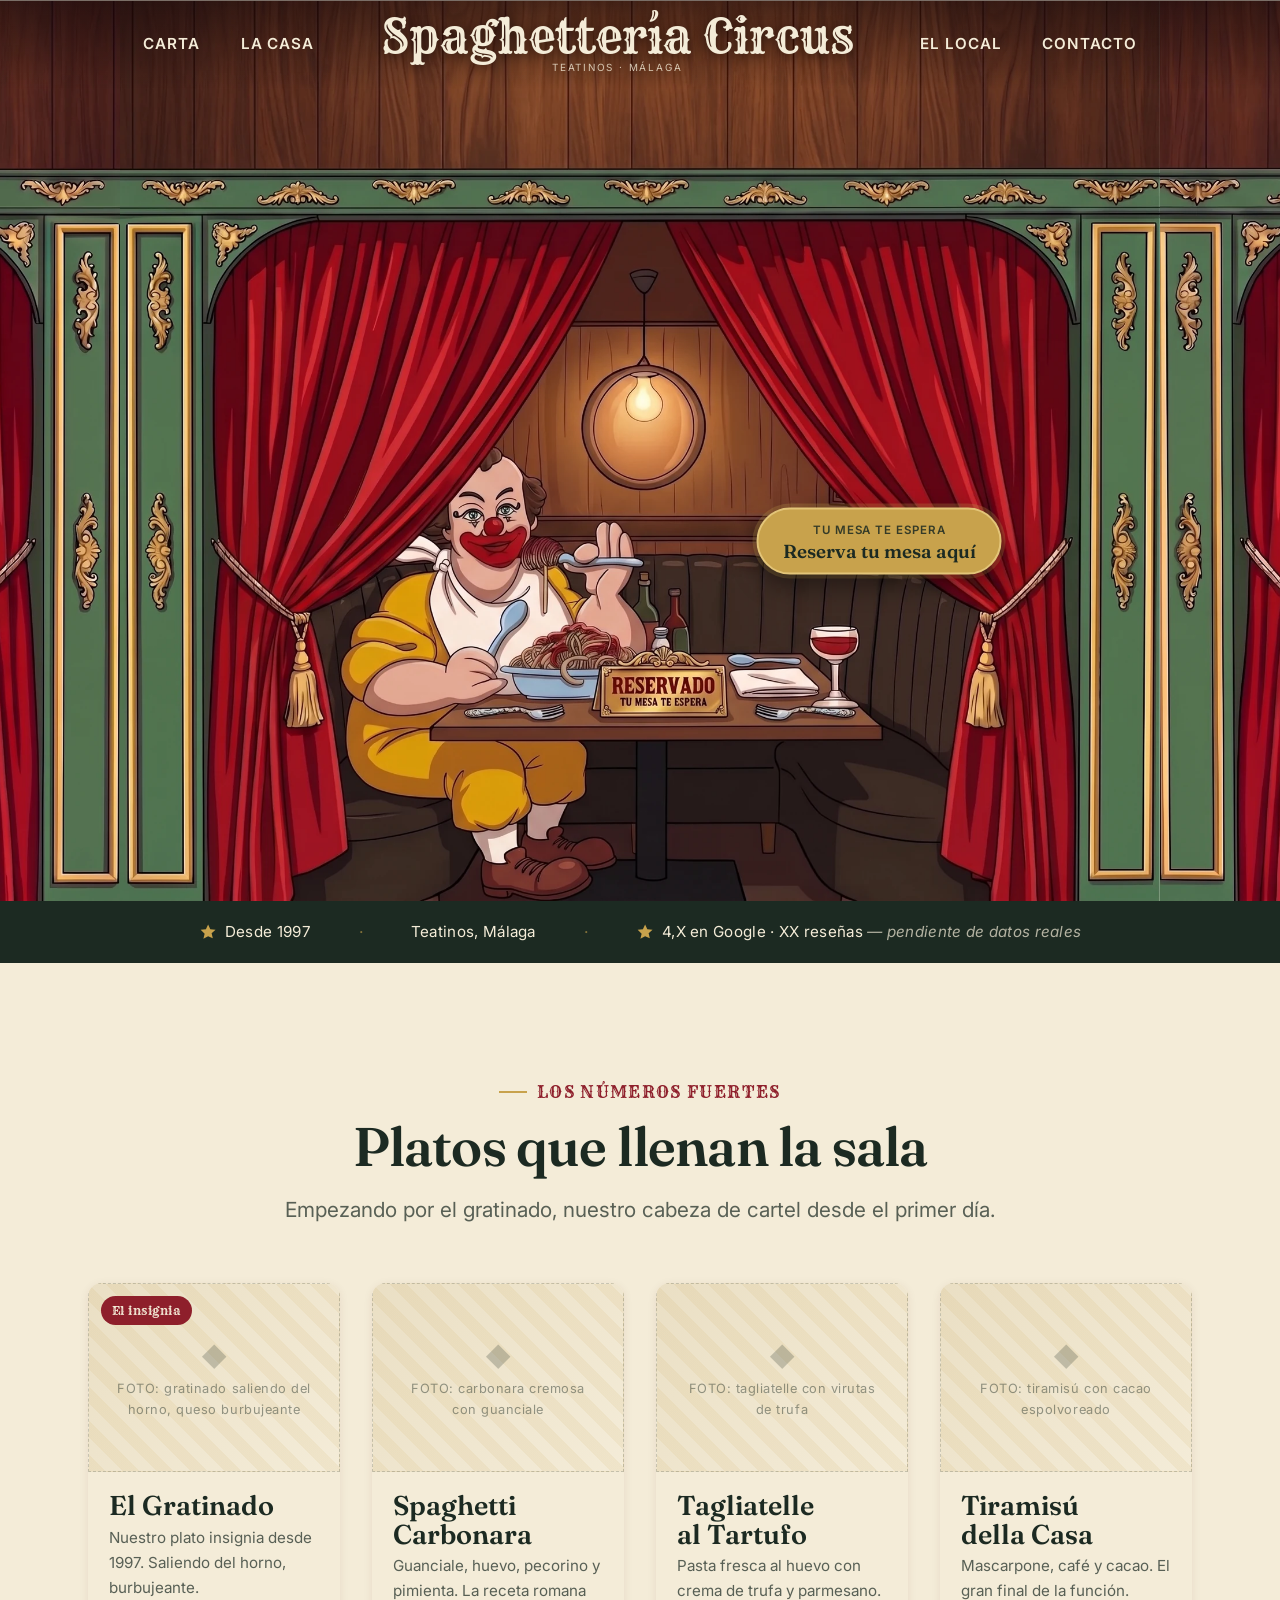
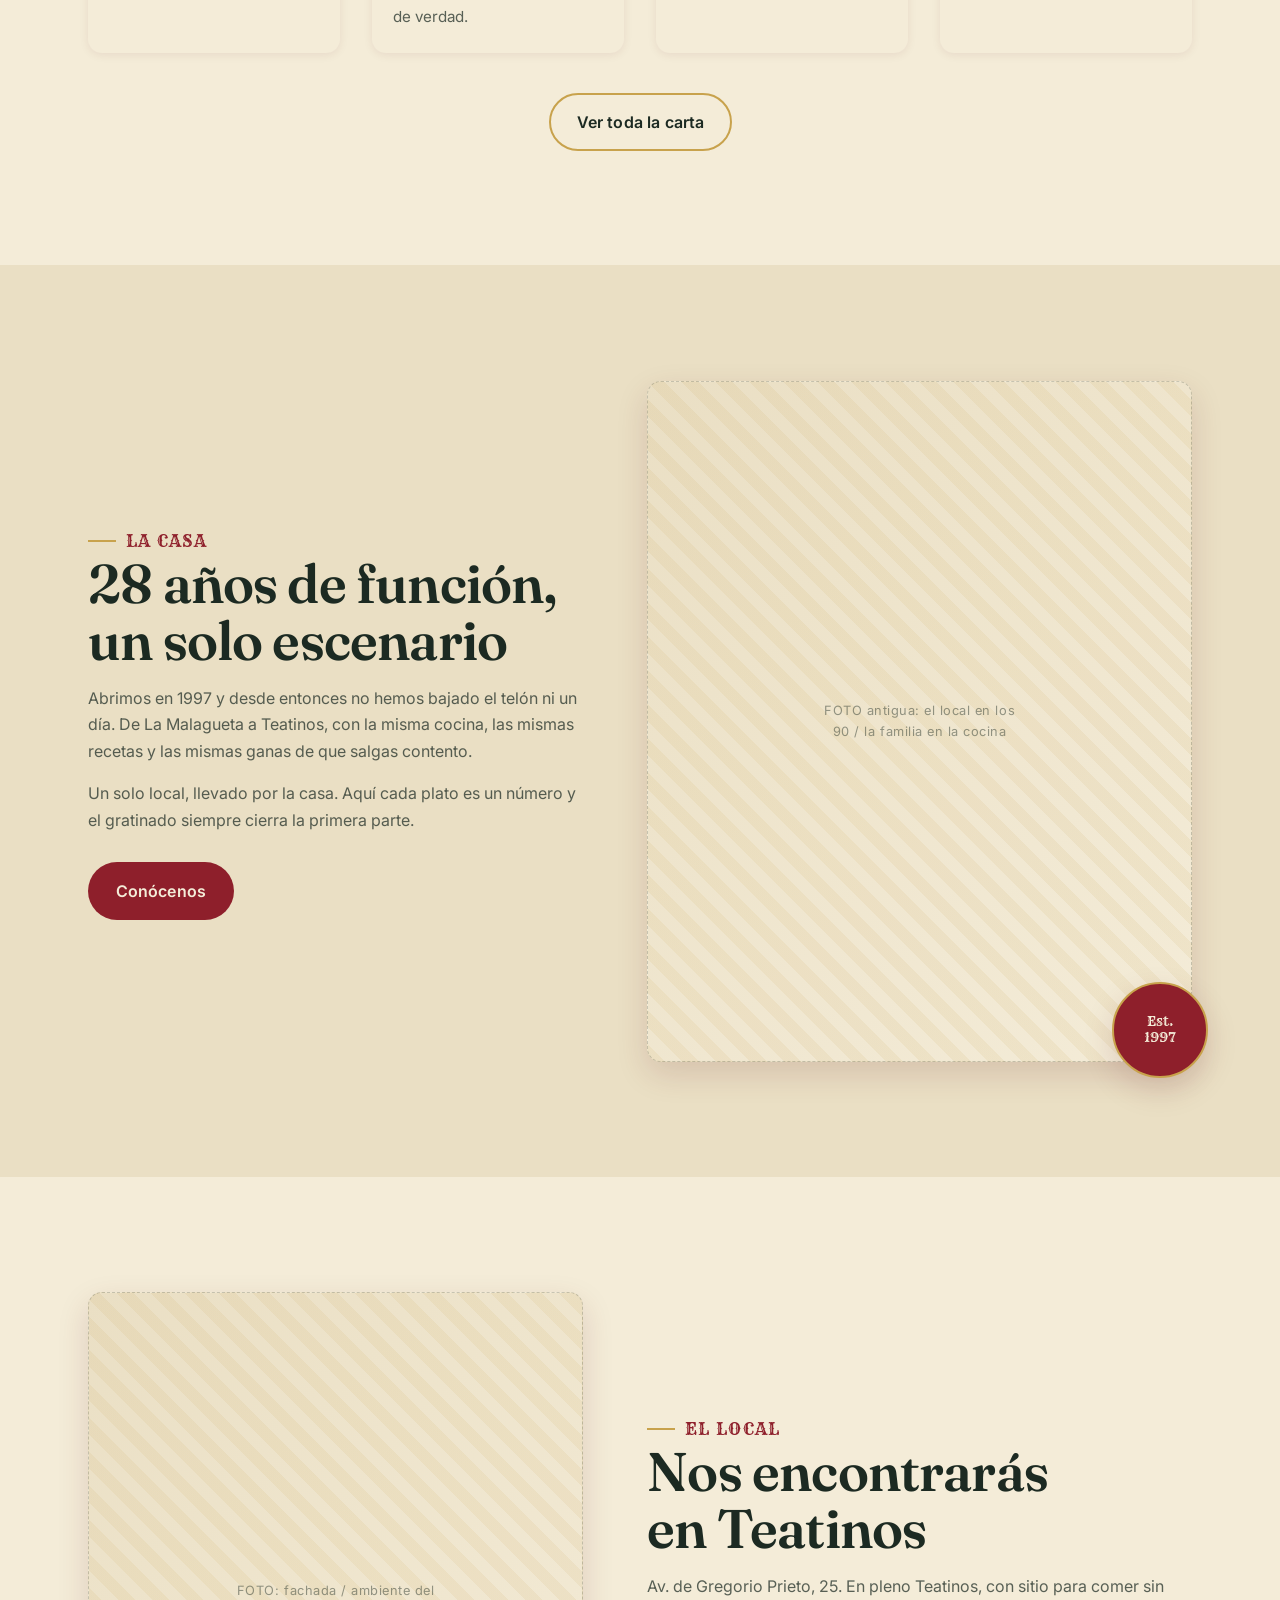
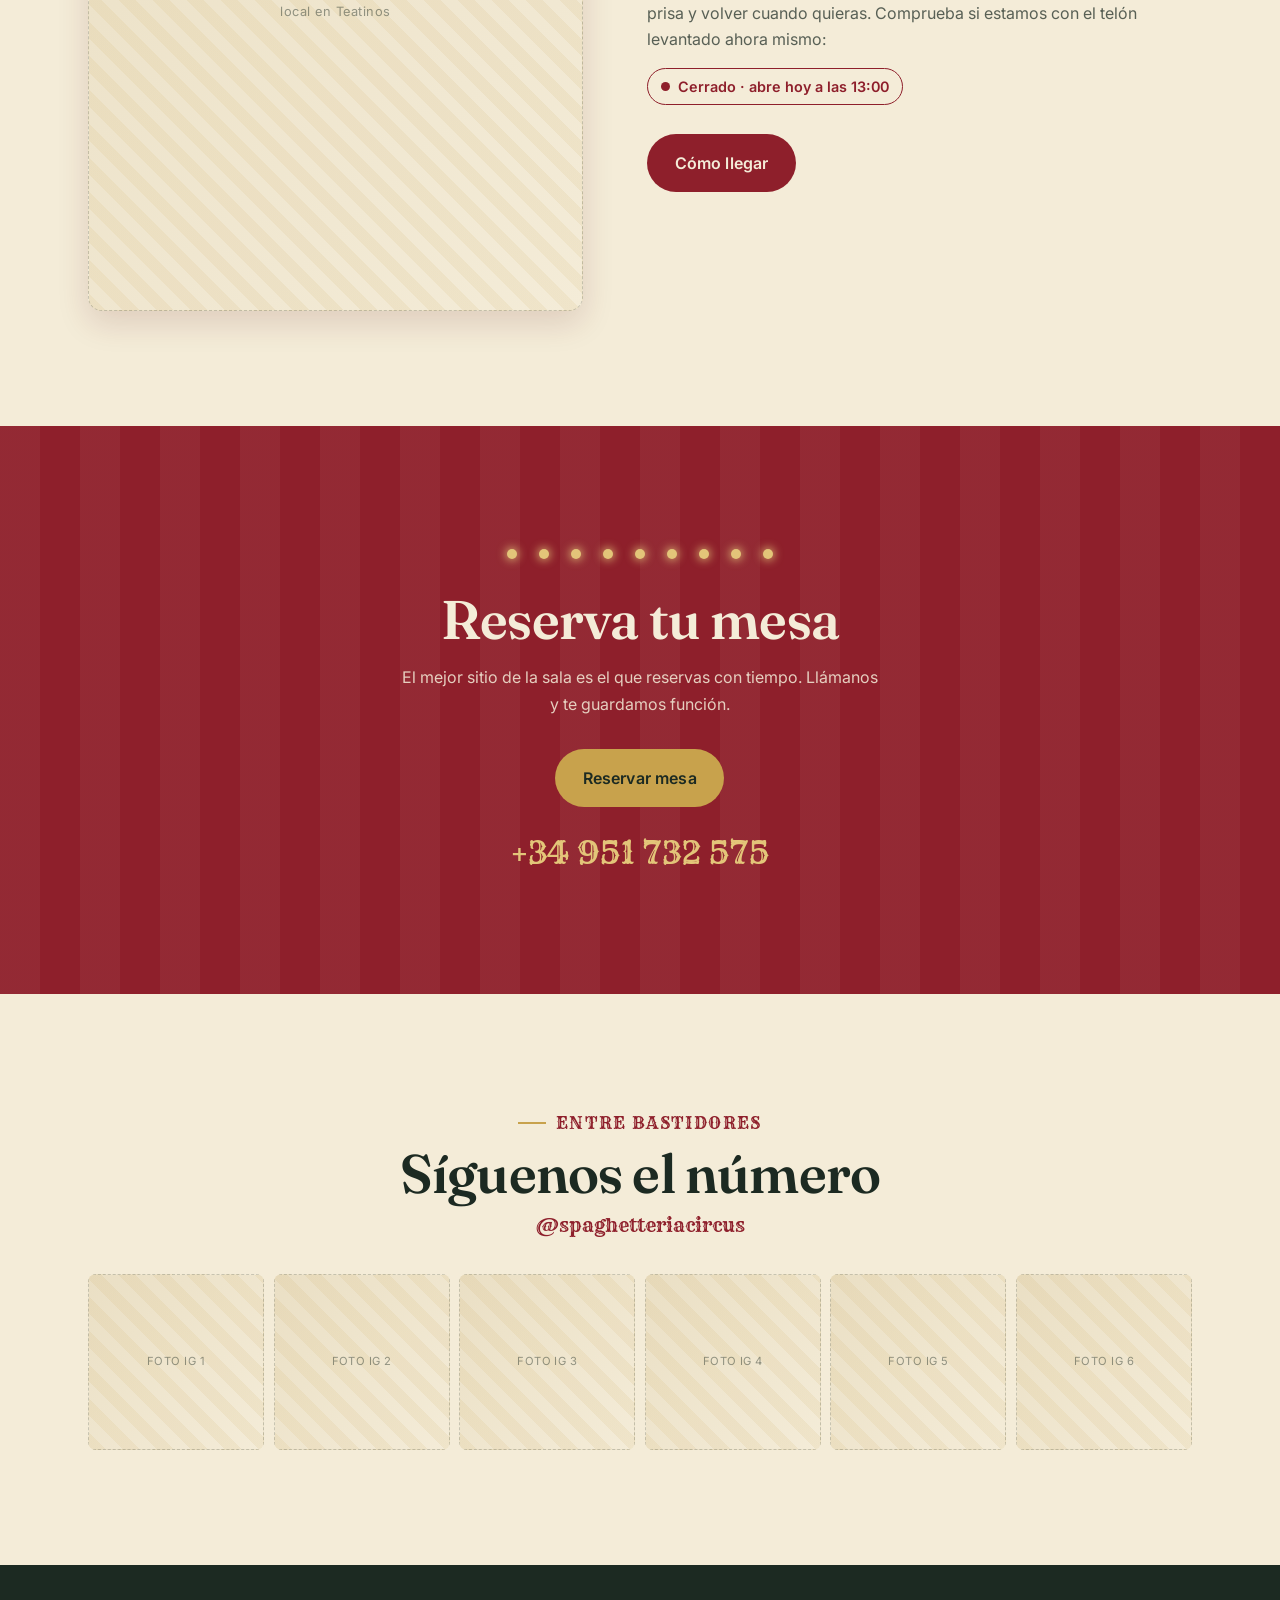
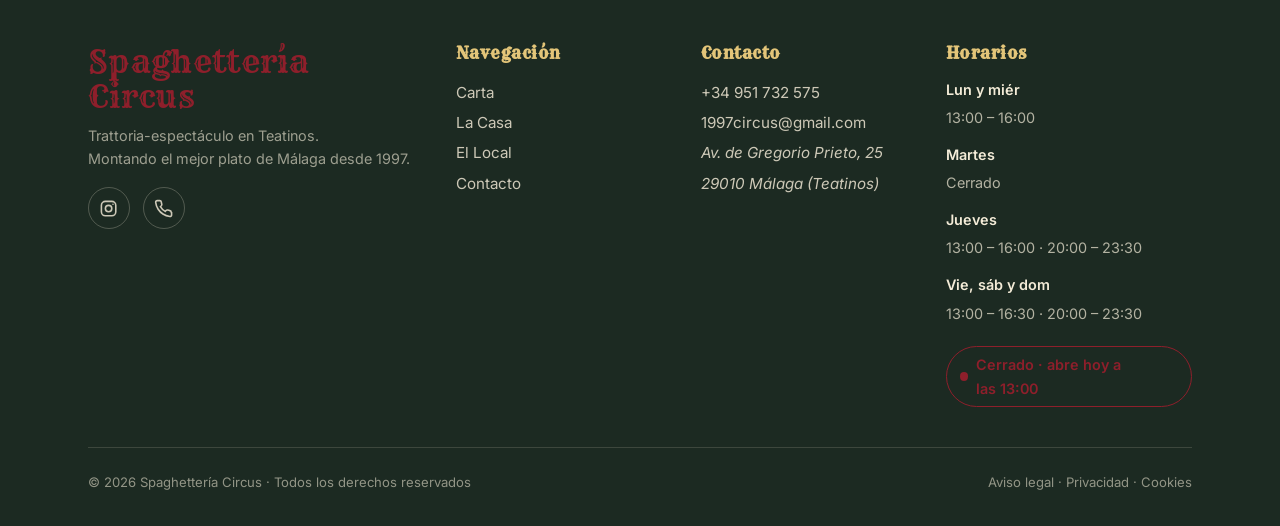
<file: index.html>
<!DOCTYPE html>
<html lang="es">
<head>
  <meta charset="UTF-8">
  <meta name="viewport" content="width=device-width, initial-scale=1.0">
  <title>Spaghettería Circus — Trattoria-espectáculo en Teatinos, Málaga · desde 1997</title>
  <meta name="description" content="El gratinado que Málaga lleva pidiendo desde 1997. Trattoria italiana en Teatinos: pasta fresca, horno y espectáculo en el plato. Reserva tu mesa.">

  <!-- Favicon -->
  <link rel="icon" type="image/svg+xml" href="favicon.svg">

  <!-- Preload de la imagen del hero (primera impresión rápida) -->
  <link rel="preload" as="image" href="assets/img/hero-reserva.webp?v=1" fetchpriority="high">

  <!-- Google Fonts: Rye (display circo) + Fraunces (serif) + Inter (cuerpo) -->
  <link rel="preconnect" href="https://fonts.googleapis.com">
  <link rel="preconnect" href="https://fonts.gstatic.com" crossorigin>
  <link rel="stylesheet" href="https://fonts.googleapis.com/css2?family=Rye&family=Fraunces:ital,opsz,wght@0,9..144,400;0,9..144,600;1,9..144,500&family=Inter:wght@400;500;600;700&display=swap">

  <!-- Estilos (bump ?v= en cada subida a Hostinger) -->
  <link rel="stylesheet" href="styles.css?v=20260916c">
</head>
<body class="home">

  <!-- ===== TELÓN de apertura (solo Home; se desactiva tras 1ª visita) ===== -->
  <div class="telon" data-telon aria-hidden="true">
    <div class="telon-panel izq"></div>
    <div class="telon-logo">
      <span class="brand-word">Spaghettería Circus</span>
      <small>EST. 1997 · TEATINOS, MÁLAGA</small>
    </div>
    <div class="telon-panel der"></div>
  </div>

  <a class="skip-link" href="#main">Saltar al contenido</a>

  <!-- ===== HEADER / NAV (sticky; transparente sobre el hero en la home) =====
       En la home usamos una cabecera «marquesina»: el logo GRANDE y centrado
       sobre la madera, con los enlaces repartidos a los lados (2 y 2).
       En móvil, el logo queda centrado y los enlaces pasan a la hamburguesa. -->
  <header class="site-header site-header--home">
    <div class="wrap">
      <nav class="nav nav--marquesina" data-nav aria-label="Principal">
        <a class="nav-brand" href="index.html">
          Spaghettería Circus
          <small>Teatinos · Málaga</small>
        </a>

        <!-- Los 4 enlaces: en escritorio se reparten a los lados del logo;
             en móvil se agrupan en el desplegable de la hamburguesa. -->
        <div class="nav-menu" id="nav-menu">
          <a href="carta.html">Carta</a>
          <a href="la-casa.html">La Casa</a>
          <a href="el-local.html">El Local</a>
          <a href="contacto.html">Contacto</a>
        </div>

        <button class="nav-toggle" data-nav-toggle aria-label="Abrir menú" aria-expanded="false" aria-controls="nav-menu">
          <svg viewBox="0 0 24 24" fill="none" stroke="currentColor" stroke-width="2" aria-hidden="true">
            <path d="M3 6h18M3 12h18M3 18h18"/>
          </svg>
        </button>
      </nav>
    </div>
  </header>

  <main id="main">

    <!-- ===== 1. HERO (ilustración a pantalla completa + reflejos laterales) ===== -->
    <!-- Portada orientada a RESERVA: el payaso te invita a sentarte y, sobre el
         sitio del reservado (banco de la derecha), un botón flotante para reservar. -->
    <section class="hero">
      <!-- La ilustración central (con el payaso) se ve entera; los laterales se
           rellenan con la MISMA escena pero SIN payaso, para que al ampliar la
           pantalla no aparezca un payaso cortado por los lados. -->
      <div class="hero-strip">
        <img class="hero-copy" src="assets/img/hero-lados.webp?v=1" alt="" aria-hidden="true" loading="eager" decoding="async">
        <!-- Bloque central: la ilustración + el botón flotante anclado a ella
             (así el botón se coloca en proporción a la imagen al escalar). -->
        <div class="hero-center">
          <img class="hero-bg"
               src="assets/img/hero-reserva.webp?v=1"
               alt="Escenario de Spaghettería Circus: un payaso disfrutando un plato de spaghetti y, en el sitio de enfrente, una mesa puesta con el cartel «Reservado, tu mesa te espera»"
               fetchpriority="high" loading="eager" decoding="async"
               width="1800" height="1557">
          <!-- Botón flotante de reserva sobre el banco vacío del reservado.
               // TODO: integrar sistema de reservas — de momento va a contacto/teléfono -->
          <a class="hero-cta" href="contacto.html#reserva">
            <span class="hero-cta-kicker">Tu mesa te espera</span>
            <span class="hero-cta-main">Reserva tu mesa aquí</span>
          </a>
        </div>
        <img class="hero-copy" src="assets/img/hero-lados.webp?v=1" alt="" aria-hidden="true" loading="eager" decoding="async">
      </div>
    </section>

    <!-- ===== 2. BARRA DE CONFIANZA ===== -->
    <div class="confianza">
      <div class="wrap">
        <span class="confianza-item">
          <svg class="ico ico--fill" viewBox="0 0 24 24" aria-hidden="true"><path d="M12 2l2.9 6.3 6.9.6-5.2 4.6 1.6 6.7L12 17.3 5.8 20.8l1.6-6.7L2.2 8.9l6.9-.6z"/></svg>
          Desde 1997
        </span>
        <span class="confianza-sep">·</span>
        <span class="confianza-item">Teatinos, Málaga</span>
        <span class="confianza-sep">·</span>
        <!-- PRUEBA SOCIAL: placeholder, pendiente de datos reales de Google -->
        <span class="confianza-item">
          <svg class="ico ico--fill" viewBox="0 0 24 24" aria-hidden="true"><path d="M12 2l2.9 6.3 6.9.6-5.2 4.6 1.6 6.7L12 17.3 5.8 20.8l1.6-6.7L2.2 8.9l6.9-.6z"/></svg>
          <span>4,X en Google · XX reseñas <em style="opacity:.7">— pendiente de datos reales</em></span>
        </span>
      </div>
    </div>

    <!-- ===== 3. PLATOS ESTRELLA ===== -->
    <section class="section" aria-labelledby="estrella-titulo">
      <div class="wrap">
        <div class="section-head center reveal">
          <span class="kicker">Los números fuertes</span>
          <h2 id="estrella-titulo">Platos que llenan la sala</h2>
          <p class="lead">Empezando por el gratinado, nuestro cabeza de cartel desde el primer día.</p>
        </div>
        <!-- Se rellena desde lib/manifest.js (data.stars). Contenido de respaldo abajo por si falla el JS -->
        <div class="platos-grid" data-stars>
          <noscript>
            <article class="plato-card"><div class="plato-body"><h3>El Gratinado</h3><p>Nuestro plato insignia desde 1997.</p></div></article>
          </noscript>
        </div>
        <div class="center" style="margin-top:2.5rem">
          <a class="btn btn--secundario" href="carta.html">Ver toda la carta</a>
        </div>
      </div>
    </section>

    <!-- ===== 4. LA HISTORIA (Desde 1997) ===== -->
    <section class="section bg-crema-2" aria-labelledby="historia-titulo">
      <div class="wrap">
        <div class="split split--reverse">
          <div class="split-media reveal">
            <!-- FOTO: foto antigua del local en La Malagueta / equipo en los 90 -->
            <div class="ph-img" role="img" aria-label="Foto antigua del restaurante">
              <span>FOTO antigua: el local en los 90 / la familia en la cocina</span>
            </div>
            <div class="sello">Est.<br>1997</div>
          </div>
          <div class="split-body reveal reveal-delay-1">
            <span class="kicker">La Casa</span>
            <h2 id="historia-titulo">28 años de función, un solo escenario</h2>
            <p>Abrimos en 1997 y desde entonces no hemos bajado el telón ni un día. De La Malagueta a Teatinos, con la misma cocina, las mismas recetas y las mismas ganas de que salgas contento.</p>
            <p>Un solo local, llevado por la casa. Aquí cada plato es un número y el gratinado siempre cierra la primera parte.</p>
            <a class="btn btn--primario" href="la-casa.html">Conócenos</a>
          </div>
        </div>
      </div>
    </section>

    <!-- ===== 5. EL LOCAL EN TEATINOS ===== -->
    <section class="section" aria-labelledby="local-titulo">
      <div class="wrap">
        <div class="split">
          <div class="split-media reveal">
            <!-- FOTO: fachada / ambiente del local en Teatinos -->
            <div class="ph-img" role="img" aria-label="Fachada del local en Teatinos">
              <span>FOTO: fachada / ambiente del local en Teatinos</span>
            </div>
          </div>
          <div class="split-body reveal reveal-delay-1">
            <span class="kicker">El Local</span>
            <h2 id="local-titulo">Nos encontrarás en Teatinos</h2>
            <p>Av. de Gregorio Prieto, 25. En pleno Teatinos, con sitio para comer sin prisa y volver cuando quieras. Comprueba si estamos con el telón levantado ahora mismo:</p>
            <p><span class="estado" data-estado><span class="punto"></span><span>Comprobando horario…</span></span></p>
            <a class="btn btn--primario" href="el-local.html">Cómo llegar</a>
          </div>
        </div>
      </div>
    </section>

    <!-- ===== 6. BANDA DE RESERVA ===== -->
    <section class="section banda-reserva" aria-labelledby="reserva-titulo">
      <div class="wrap">
        <!-- Marquesina de luces -->
        <div class="marquesina" aria-hidden="true">
          <span class="bombilla"></span><span class="bombilla"></span><span class="bombilla"></span>
          <span class="bombilla"></span><span class="bombilla"></span><span class="bombilla"></span>
          <span class="bombilla"></span><span class="bombilla"></span><span class="bombilla"></span>
        </div>
        <h2 id="reserva-titulo">Reserva tu mesa</h2>
        <p>El mejor sitio de la sala es el que reservas con tiempo. Llámanos y te guardamos función.</p>
        <!-- // TODO: integrar sistema de reservas — de momento enlaza a contacto/teléfono -->
        <a class="btn btn--primario" href="contacto.html#reserva">Reservar mesa</a>
        <a class="banda-tel" href="tel:+34951732575">+34 951 732 575</a>
      </div>
    </section>

    <!-- ===== 7. INSTAGRAM ===== -->
    <section class="section" aria-labelledby="ig-titulo">
      <div class="wrap">
        <div class="ig-head reveal">
          <span class="kicker">Entre bastidores</span>
          <h2 id="ig-titulo">Síguenos el número</h2>
          <a class="ig-handle" href="https://www.instagram.com/spaghetteriacircus/" target="_blank" rel="noopener">@spaghetteriacircus</a>
        </div>
        <!-- FEED REAL: sustituir estas celdas por el feed de Instagram cuando esté listo -->
        <div class="ig-grid reveal">
          <div class="ig-cell"><div class="ph-img"><span>FOTO IG 1</span></div></div>
          <div class="ig-cell"><div class="ph-img"><span>FOTO IG 2</span></div></div>
          <div class="ig-cell"><div class="ph-img"><span>FOTO IG 3</span></div></div>
          <div class="ig-cell"><div class="ph-img"><span>FOTO IG 4</span></div></div>
          <div class="ig-cell"><div class="ph-img"><span>FOTO IG 5</span></div></div>
          <div class="ig-cell"><div class="ph-img"><span>FOTO IG 6</span></div></div>
        </div>
      </div>
    </section>

  </main>

  <!-- ===== FOOTER (una sola vez) ===== -->
  <footer class="site-footer">
    <div class="wrap">
      <div class="footer-grid">
        <div class="footer-brand">
          <span class="brand-word">Spaghettería Circus</span>
          <p>Trattoria-espectáculo en Teatinos.<br>Montando el mejor plato de Málaga desde 1997.</p>
          <div class="footer-social">
            <a href="https://www.instagram.com/spaghetteriacircus/" target="_blank" rel="noopener" aria-label="Instagram">
              <svg class="ico" viewBox="0 0 24 24" aria-hidden="true"><rect x="3" y="3" width="18" height="18" rx="5"/><circle cx="12" cy="12" r="4"/><circle cx="17.5" cy="6.5" r="1" fill="currentColor" stroke="none"/></svg>
            </a>
            <a href="tel:+34951732575" aria-label="Llamar">
              <svg class="ico" viewBox="0 0 24 24" aria-hidden="true"><path d="M22 16.9v3a2 2 0 0 1-2.2 2 19.8 19.8 0 0 1-8.6-3.1 19.5 19.5 0 0 1-6-6 19.8 19.8 0 0 1-3.1-8.6A2 2 0 0 1 4.1 2h3a2 2 0 0 1 2 1.7c.1.9.3 1.8.6 2.6a2 2 0 0 1-.5 2.1L8 9.5a16 16 0 0 0 6 6l1.1-1.1a2 2 0 0 1 2.1-.5c.8.3 1.7.5 2.6.6a2 2 0 0 1 1.7 2z"/></svg>
            </a>
          </div>
        </div>

        <div class="footer-col">
          <h4>Navegación</h4>
          <ul>
            <li><a href="carta.html">Carta</a></li>
            <li><a href="la-casa.html">La Casa</a></li>
            <li><a href="el-local.html">El Local</a></li>
            <li><a href="contacto.html">Contacto</a></li>
          </ul>
        </div>

        <div class="footer-col">
          <h4>Contacto</h4>
          <ul>
            <li><a href="tel:+34951732575">+34 951 732 575</a></li>
            <li><a href="mailto:1997circus@gmail.com">1997circus@gmail.com</a></li>
            <li><address>Av. de Gregorio Prieto, 25<br>29010 Málaga (Teatinos)</address></li>
          </ul>
        </div>

        <div class="footer-col">
          <h4>Horarios</h4>
          <dl class="footer-horario">
            <dt>Lun y miér</dt><dd>13:00 – 16:00</dd>
            <dt>Martes</dt><dd>Cerrado</dd>
            <dt>Jueves</dt><dd>13:00 – 16:00 · 20:00 – 23:30</dd>
            <dt>Vie, sáb y dom</dt><dd>13:00 – 16:30 · 20:00 – 23:30</dd>
          </dl>
          <p style="margin-top:.8rem"><span class="estado" data-estado><span class="punto"></span><span>Comprobando…</span></span></p>
        </div>
      </div>

      <div class="footer-bottom">
        <span>© <span id="year">2026</span> Spaghettería Circus · Todos los derechos reservados</span>
        <span><a href="#">Aviso legal</a> · <a href="#">Privacidad</a> · <a href="#">Cookies</a></span>
      </div>
    </div>
  </footer>

  <!-- ===== BOTÓN FLOTANTE (móvil): llamar + WhatsApp ===== -->
  <div class="fab" aria-label="Contacto rápido">
    <a class="fab-wa" href="https://wa.me/34951732575" target="_blank" rel="noopener" aria-label="WhatsApp">
      <svg viewBox="0 0 24 24" fill="currentColor" aria-hidden="true"><path d="M20 4a10 10 0 0 0-15.6 12L3 21l5.2-1.4A10 10 0 1 0 20 4zm-8 15.5a7.5 7.5 0 0 1-3.8-1l-.3-.2-2.8.7.7-2.7-.2-.3a7.5 7.5 0 1 1 6.4 3.5zm4.1-5.6c-.2-.1-1.3-.7-1.5-.8s-.4-.1-.5.1-.6.8-.7.9-.3.2-.5 0a6.1 6.1 0 0 1-1.8-1.1 6.7 6.7 0 0 1-1.2-1.5c-.1-.2 0-.4.1-.5l.4-.4.2-.4v-.4l-.7-1.6c-.2-.5-.4-.4-.5-.4h-.5a1 1 0 0 0-.7.3 2.8 2.8 0 0 0-.9 2.1 4.9 4.9 0 0 0 1 2.6 11.2 11.2 0 0 0 4.3 3.8c2 .8 2 .5 2.4.5a2.5 2.5 0 0 0 1.6-1.2 2 2 0 0 0 .1-1.2c0-.1-.2-.2-.4-.3z"/></svg>
    </a>
    <a class="fab-tel" href="tel:+34951732575" aria-label="Llamar">
      <svg viewBox="0 0 24 24" fill="currentColor" aria-hidden="true"><path d="M22 16.9v3a2 2 0 0 1-2.2 2 19.8 19.8 0 0 1-8.6-3.1 19.5 19.5 0 0 1-6-6 19.8 19.8 0 0 1-3.1-8.6A2 2 0 0 1 4.1 2h3a2 2 0 0 1 2 1.7c.1.9.3 1.8.6 2.6a2 2 0 0 1-.5 2.1L8 9.5a16 16 0 0 0 6 6l1.1-1.1a2 2 0 0 1 2.1-.5c.8.3 1.7.5 2.6.6a2 2 0 0 1 1.7 2z"/></svg>
    </a>
  </div>

  <!-- ===== Scripts (orden importa; todos con defer) ===== -->
  <script defer src="lib/gsap.min.js"></script>
  <script defer src="lib/ScrollTrigger.min.js"></script>
  <script defer src="lib/manifest.js"></script>
  <script defer src="main.js?v=20260911z"></script>
  <script>document.getElementById("year").textContent = new Date().getFullYear();</script>
</body>
</html>
</file>
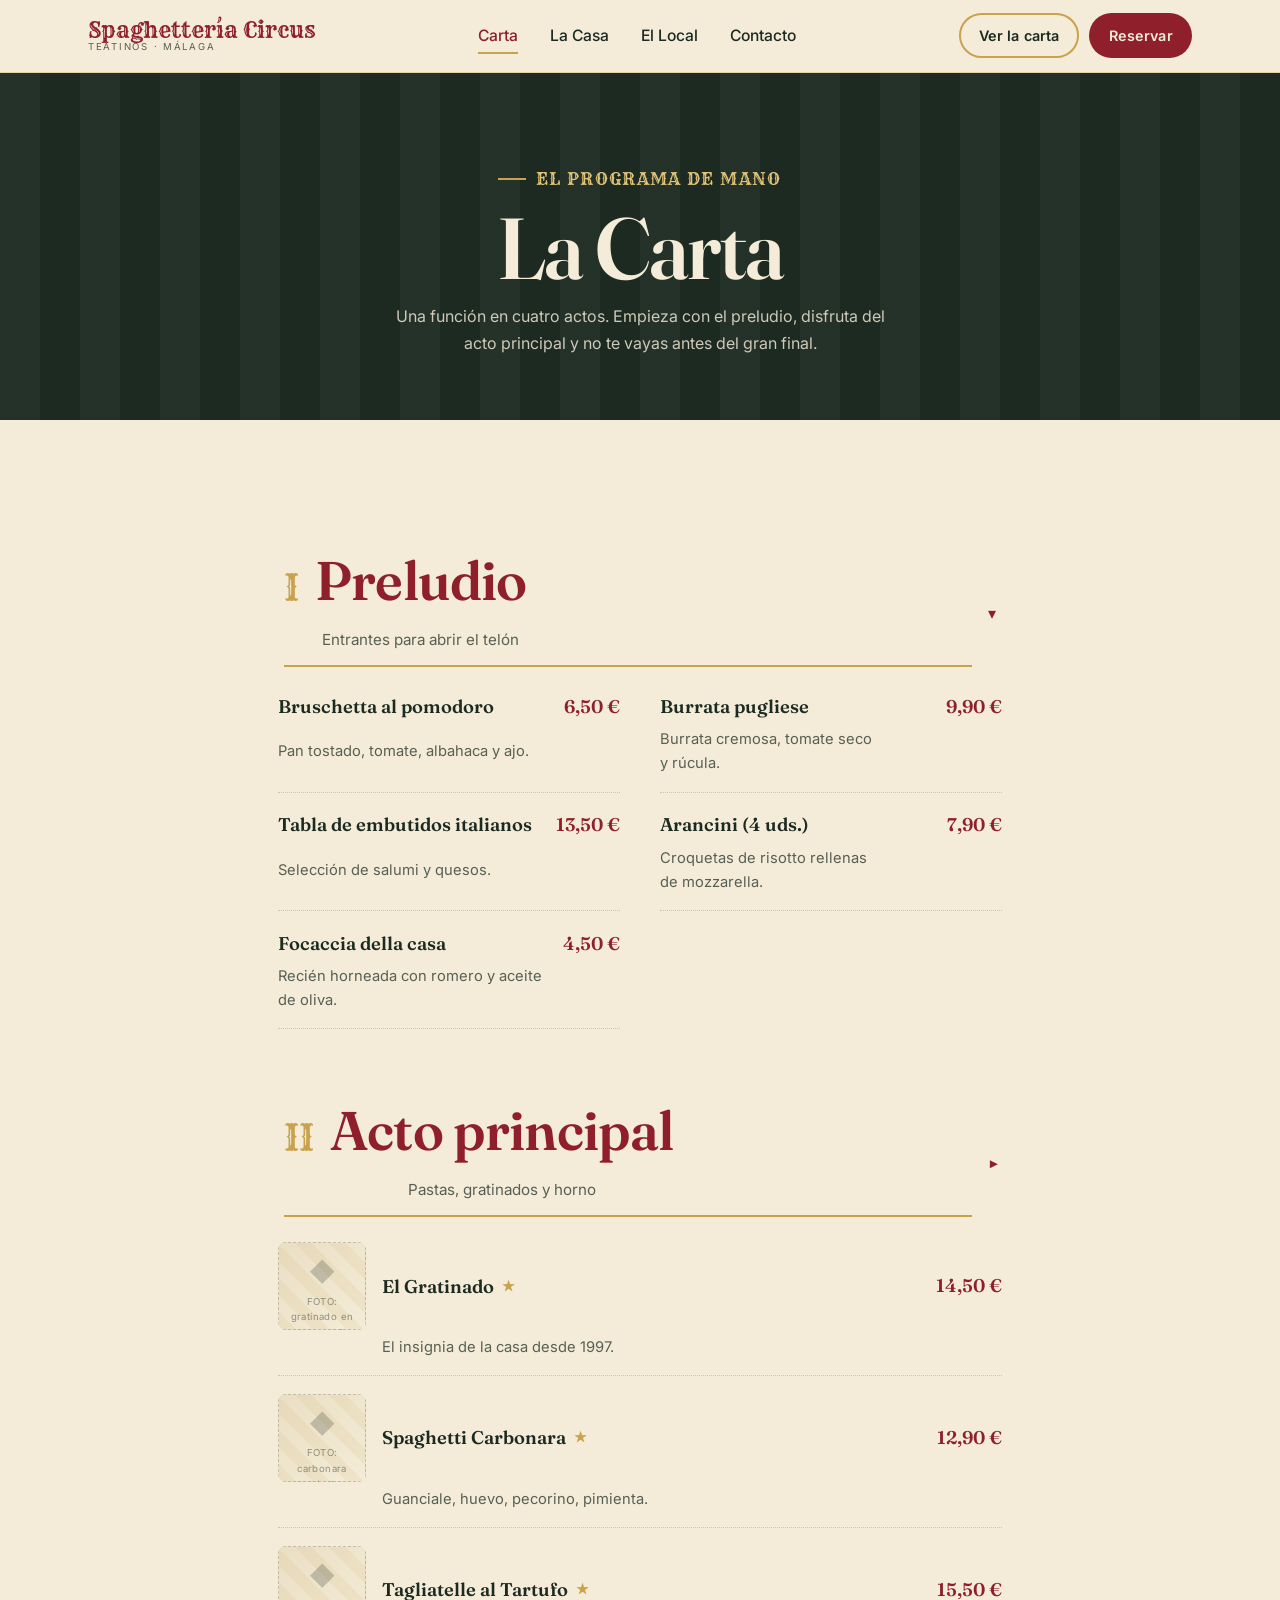
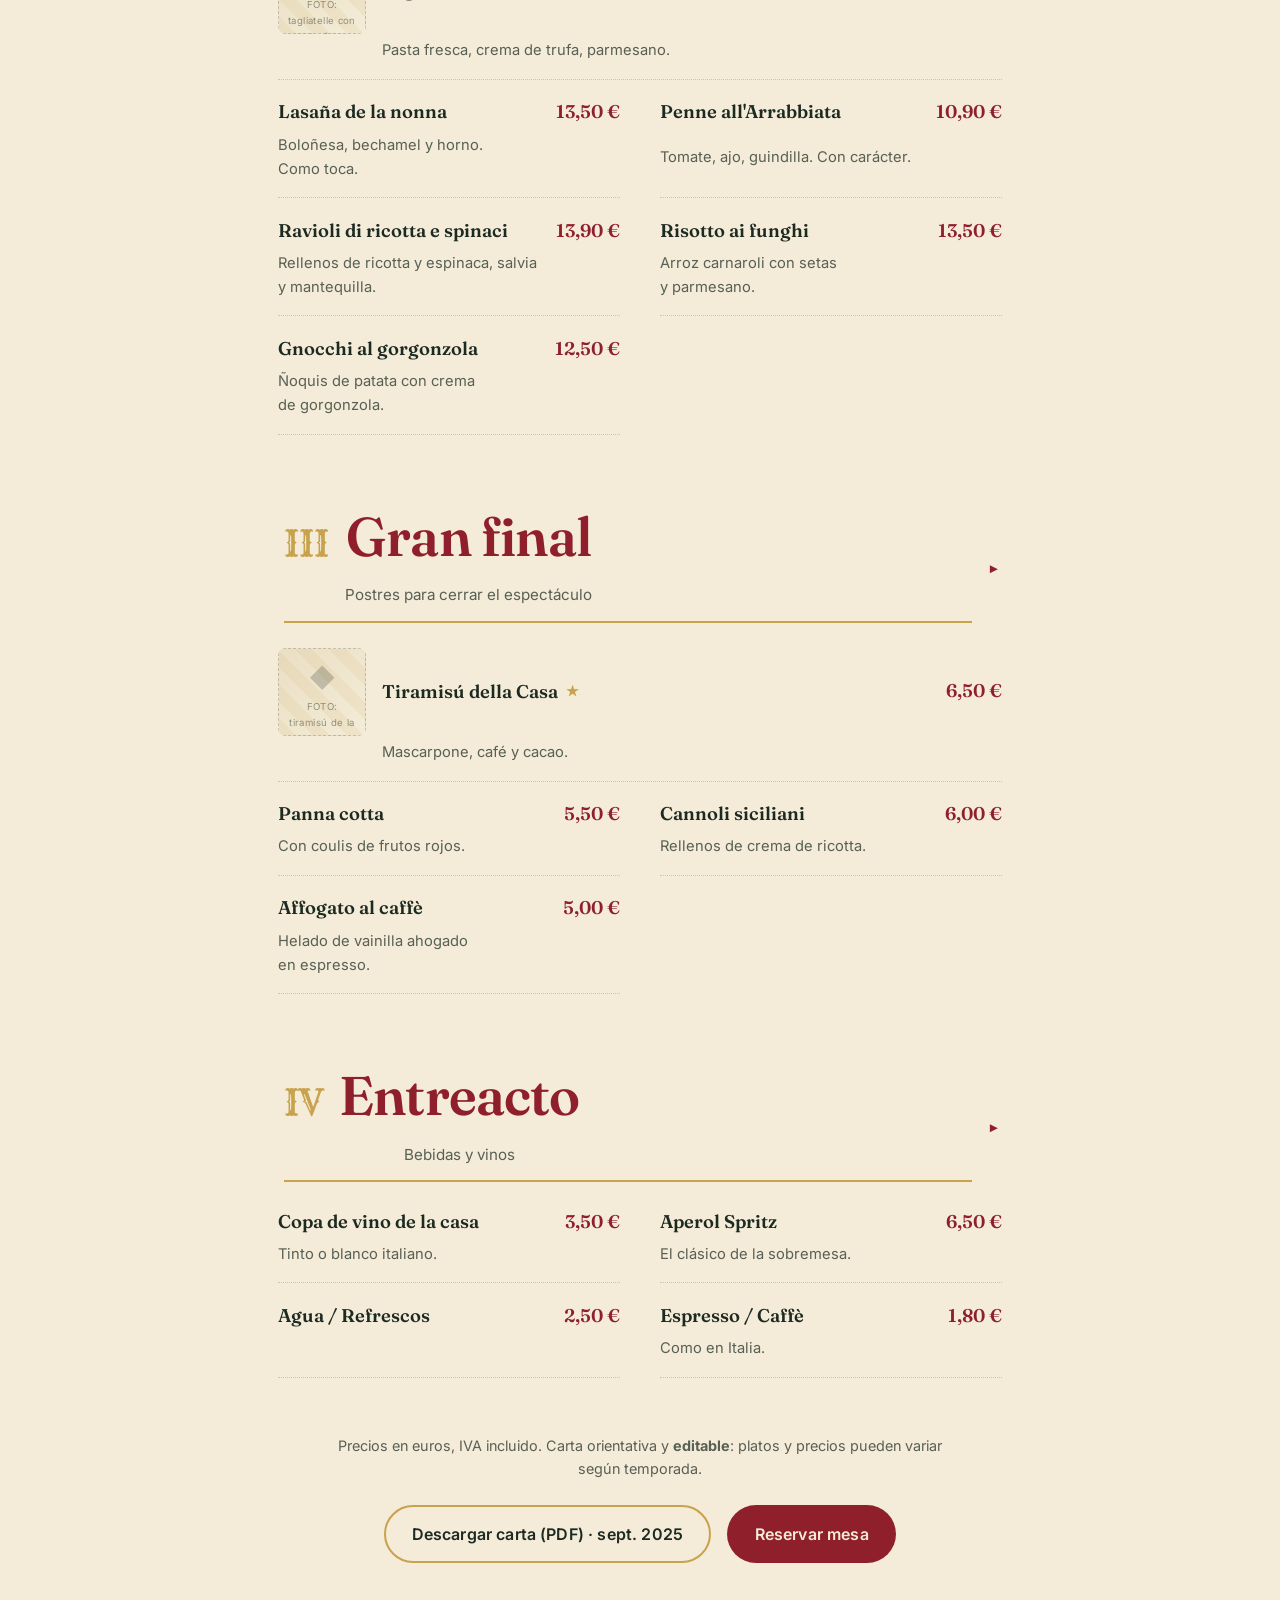
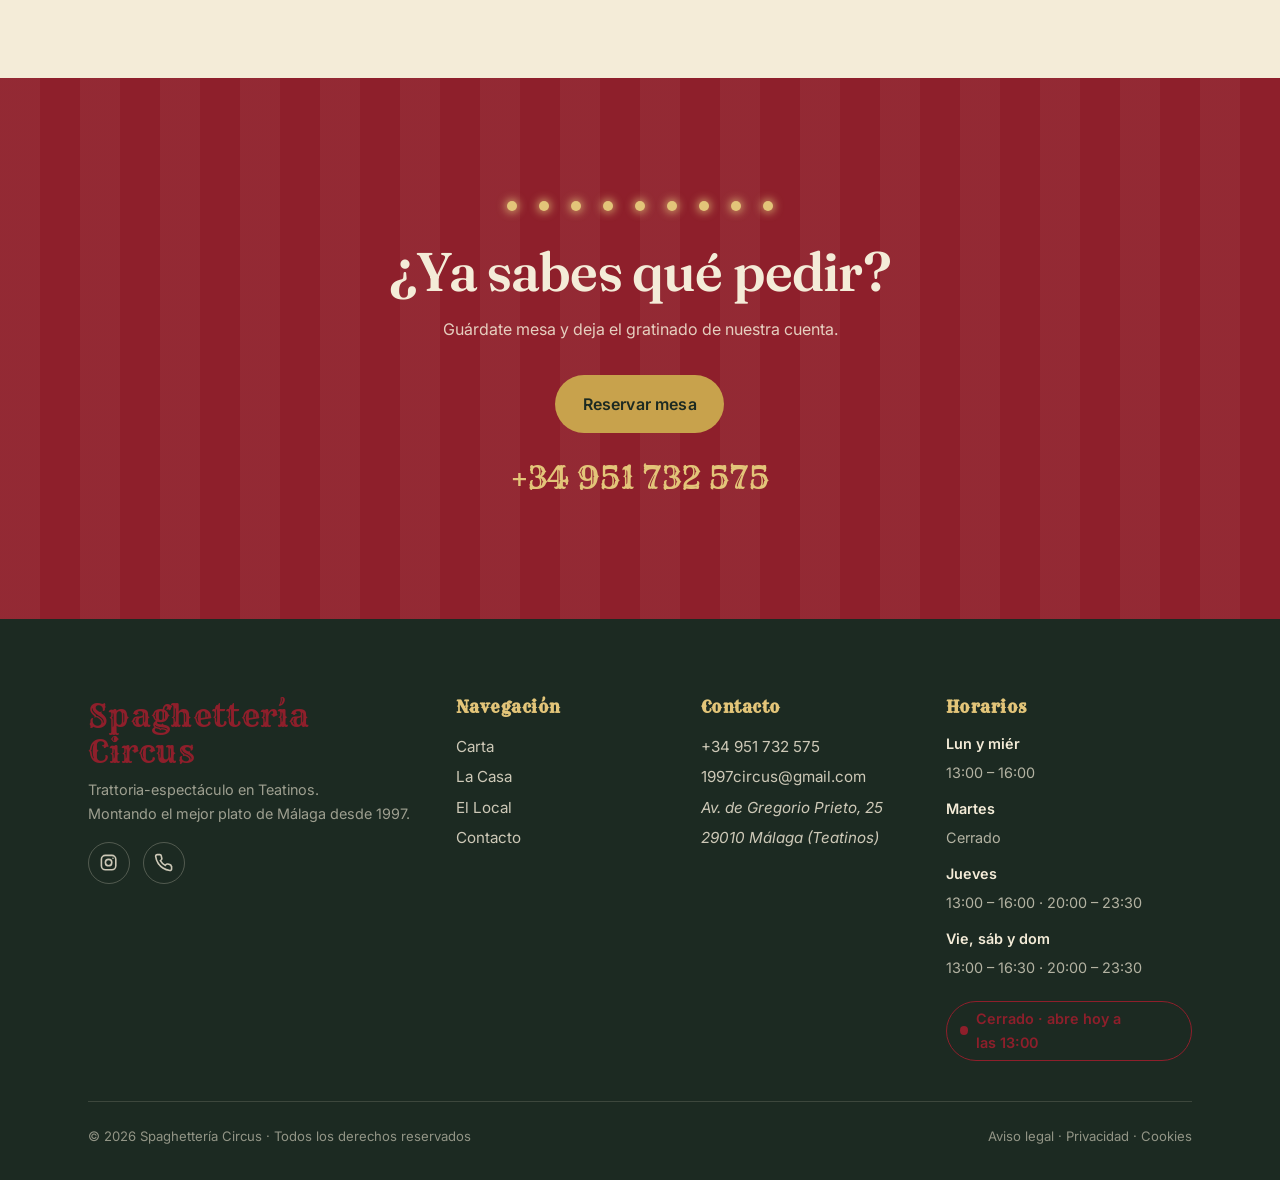
<file: carta.html>
<!DOCTYPE html>
<html lang="es">
<head>
  <meta charset="UTF-8">
  <meta name="viewport" content="width=device-width, initial-scale=1.0">
  <title>La Carta — Spaghettería Circus · Trattoria en Teatinos, Málaga</title>
  <meta name="description" content="La carta de Spaghettería Circus: entrantes, pastas, gratinados y postres. Cocina italiana de verdad en Teatinos, Málaga, desde 1997.">
  <link rel="icon" type="image/svg+xml" href="favicon.svg">
  <link rel="preconnect" href="https://fonts.googleapis.com">
  <link rel="preconnect" href="https://fonts.gstatic.com" crossorigin>
  <link rel="stylesheet" href="https://fonts.googleapis.com/css2?family=Rye&family=Fraunces:ital,opsz,wght@0,9..144,400;0,9..144,600;1,9..144,500&family=Inter:wght@400;500;600;700&display=swap">
  <link rel="stylesheet" href="styles.css?v=20260916c">
</head>
<body>
  <a class="skip-link" href="#main">Saltar al contenido</a>

  <!-- ===== HEADER / NAV ===== -->
  <header class="site-header">
    <div class="wrap">
      <nav class="nav" data-nav aria-label="Principal">
        <a class="nav-brand" href="index.html">Spaghettería Circus<small>Teatinos · Málaga</small></a>
        <div class="nav-links" id="nav-links">
          <a href="carta.html" aria-current="page">Carta</a>
          <a href="la-casa.html">La Casa</a>
          <a href="el-local.html">El Local</a>
          <a href="contacto.html">Contacto</a>
        </div>
        <div class="nav-actions">
          <a class="btn btn--secundario btn--sm" href="carta.html">Ver la carta</a>
          <a class="btn btn--primario btn--sm" href="contacto.html#reserva">Reservar</a>
          <button class="nav-toggle" data-nav-toggle aria-label="Abrir menú" aria-expanded="false" aria-controls="nav-links">
            <svg viewBox="0 0 24 24" fill="none" stroke="currentColor" stroke-width="2" aria-hidden="true"><path d="M3 6h18M3 12h18M3 18h18"/></svg>
          </button>
        </div>
      </nav>
    </div>
  </header>

  <main id="main">
    <!-- ===== ENCABEZADO DE PÁGINA ===== -->
    <section class="page-hero">
      <div class="wrap">
        <span class="kicker">El programa de mano</span>
        <h1>La Carta</h1>
        <p>Una función en cuatro actos. Empieza con el preludio, disfruta del acto principal y no te vayas antes del gran final.</p>
      </div>
    </section>

    <!-- ===== CARTA (actos + acordeón en móvil) ===== -->
    <section class="section">
      <div class="wrap wrap--narrow">
        <!-- Se rellena desde lib/manifest.js (data.menu). Respaldo mínimo por si falla el JS -->
        <div data-menu>
          <noscript>
            <p class="center">Consulta la carta llamando al <a href="tel:+34951732575">+34 951 732 575</a>.</p>
          </noscript>
        </div>

        <p class="carta-note">Precios en euros, IVA incluido. Carta orientativa y <strong>editable</strong>: platos y precios pueden variar según temporada.</p>

        <div class="carta-actions">
          <!-- Botón secundario extra: descargar PDF. Coloca el archivo en assets/docs/carta.pdf -->
          <a class="btn btn--secundario" href="assets/docs/carta.pdf" download>
            Descargar carta (PDF) · sept. 2025
          </a>
          <a class="btn btn--primario" href="contacto.html#reserva">Reservar mesa</a>
        </div>
      </div>
    </section>

    <!-- ===== BANDA DE RESERVA ===== -->
    <section class="section banda-reserva">
      <div class="wrap">
        <div class="marquesina" aria-hidden="true">
          <span class="bombilla"></span><span class="bombilla"></span><span class="bombilla"></span>
          <span class="bombilla"></span><span class="bombilla"></span><span class="bombilla"></span>
          <span class="bombilla"></span><span class="bombilla"></span><span class="bombilla"></span>
        </div>
        <h2>¿Ya sabes qué pedir?</h2>
        <p>Guárdate mesa y deja el gratinado de nuestra cuenta.</p>
        <a class="btn btn--primario" href="contacto.html#reserva">Reservar mesa</a>
        <a class="banda-tel" href="tel:+34951732575">+34 951 732 575</a>
      </div>
    </section>
  </main>

  <!-- ===== FOOTER ===== -->
  <footer class="site-footer">
    <div class="wrap">
      <div class="footer-grid">
        <div class="footer-brand">
          <span class="brand-word">Spaghettería Circus</span>
          <p>Trattoria-espectáculo en Teatinos.<br>Montando el mejor plato de Málaga desde 1997.</p>
          <div class="footer-social">
            <a href="https://www.instagram.com/spaghetteriacircus/" target="_blank" rel="noopener" aria-label="Instagram">
              <svg class="ico" viewBox="0 0 24 24" aria-hidden="true"><rect x="3" y="3" width="18" height="18" rx="5"/><circle cx="12" cy="12" r="4"/><circle cx="17.5" cy="6.5" r="1" fill="currentColor" stroke="none"/></svg>
            </a>
            <a href="tel:+34951732575" aria-label="Llamar">
              <svg class="ico" viewBox="0 0 24 24" aria-hidden="true"><path d="M22 16.9v3a2 2 0 0 1-2.2 2 19.8 19.8 0 0 1-8.6-3.1 19.5 19.5 0 0 1-6-6 19.8 19.8 0 0 1-3.1-8.6A2 2 0 0 1 4.1 2h3a2 2 0 0 1 2 1.7c.1.9.3 1.8.6 2.6a2 2 0 0 1-.5 2.1L8 9.5a16 16 0 0 0 6 6l1.1-1.1a2 2 0 0 1 2.1-.5c.8.3 1.7.5 2.6.6a2 2 0 0 1 1.7 2z"/></svg>
            </a>
          </div>
        </div>
        <div class="footer-col">
          <h4>Navegación</h4>
          <ul>
            <li><a href="carta.html">Carta</a></li>
            <li><a href="la-casa.html">La Casa</a></li>
            <li><a href="el-local.html">El Local</a></li>
            <li><a href="contacto.html">Contacto</a></li>
          </ul>
        </div>
        <div class="footer-col">
          <h4>Contacto</h4>
          <ul>
            <li><a href="tel:+34951732575">+34 951 732 575</a></li>
            <li><a href="mailto:1997circus@gmail.com">1997circus@gmail.com</a></li>
            <li><address>Av. de Gregorio Prieto, 25<br>29010 Málaga (Teatinos)</address></li>
          </ul>
        </div>
        <div class="footer-col">
          <h4>Horarios</h4>
          <dl class="footer-horario">
            <dt>Lun y miér</dt><dd>13:00 – 16:00</dd>
            <dt>Martes</dt><dd>Cerrado</dd>
            <dt>Jueves</dt><dd>13:00 – 16:00 · 20:00 – 23:30</dd>
            <dt>Vie, sáb y dom</dt><dd>13:00 – 16:30 · 20:00 – 23:30</dd>
          </dl>
          <p style="margin-top:.8rem"><span class="estado" data-estado><span class="punto"></span><span>Comprobando…</span></span></p>
        </div>
      </div>
      <div class="footer-bottom">
        <span>© <span id="year">2026</span> Spaghettería Circus · Todos los derechos reservados</span>
        <span><a href="#">Aviso legal</a> · <a href="#">Privacidad</a> · <a href="#">Cookies</a></span>
      </div>
    </div>
  </footer>

  <!-- ===== BOTÓN FLOTANTE (móvil) ===== -->
  <div class="fab" aria-label="Contacto rápido">
    <a class="fab-wa" href="https://wa.me/34951732575" target="_blank" rel="noopener" aria-label="WhatsApp">
      <svg viewBox="0 0 24 24" fill="currentColor" aria-hidden="true"><path d="M20 4a10 10 0 0 0-15.6 12L3 21l5.2-1.4A10 10 0 1 0 20 4zm-8 15.5a7.5 7.5 0 0 1-3.8-1l-.3-.2-2.8.7.7-2.7-.2-.3a7.5 7.5 0 1 1 6.4 3.5zm4.1-5.6c-.2-.1-1.3-.7-1.5-.8s-.4-.1-.5.1-.6.8-.7.9-.3.2-.5 0a6.1 6.1 0 0 1-1.8-1.1 6.7 6.7 0 0 1-1.2-1.5c-.1-.2 0-.4.1-.5l.4-.4.2-.4v-.4l-.7-1.6c-.2-.5-.4-.4-.5-.4h-.5a1 1 0 0 0-.7.3 2.8 2.8 0 0 0-.9 2.1 4.9 4.9 0 0 0 1 2.6 11.2 11.2 0 0 0 4.3 3.8c2 .8 2 .5 2.4.5a2.5 2.5 0 0 0 1.6-1.2 2 2 0 0 0 .1-1.2c0-.1-.2-.2-.4-.3z"/></svg>
    </a>
    <a class="fab-tel" href="tel:+34951732575" aria-label="Llamar">
      <svg viewBox="0 0 24 24" fill="currentColor" aria-hidden="true"><path d="M22 16.9v3a2 2 0 0 1-2.2 2 19.8 19.8 0 0 1-8.6-3.1 19.5 19.5 0 0 1-6-6 19.8 19.8 0 0 1-3.1-8.6A2 2 0 0 1 4.1 2h3a2 2 0 0 1 2 1.7c.1.9.3 1.8.6 2.6a2 2 0 0 1-.5 2.1L8 9.5a16 16 0 0 0 6 6l1.1-1.1a2 2 0 0 1 2.1-.5c.8.3 1.7.5 2.6.6a2 2 0 0 1 1.7 2z"/></svg>
    </a>
  </div>

  <script defer src="lib/gsap.min.js"></script>
  <script defer src="lib/ScrollTrigger.min.js"></script>
  <script defer src="lib/manifest.js"></script>
  <script defer src="main.js?v=20260911z"></script>
  <script>document.getElementById("year").textContent = new Date().getFullYear();</script>
</body>
</html>
</file>
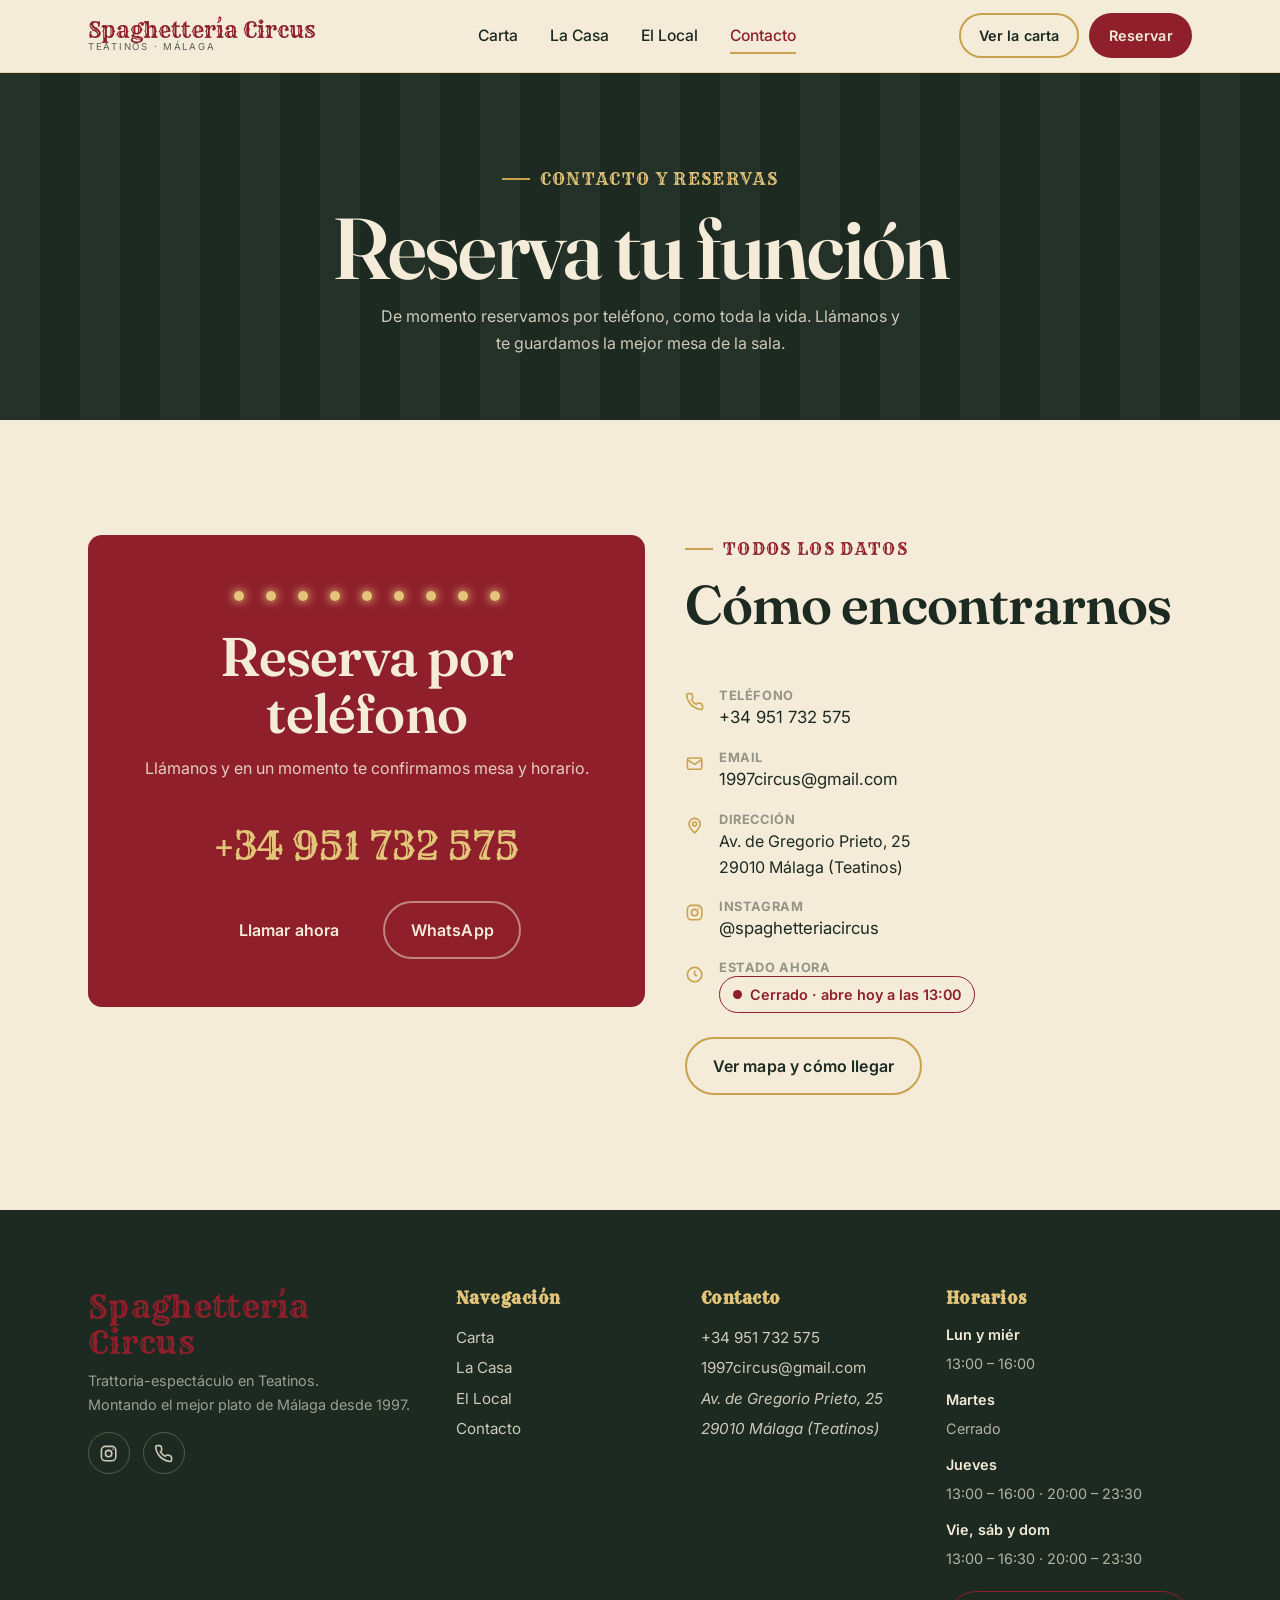
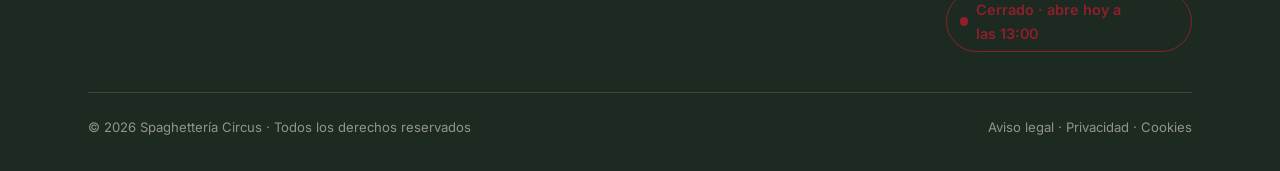
<file: contacto.html>
<!DOCTYPE html>
<html lang="es">
<head>
  <meta charset="UTF-8">
  <meta name="viewport" content="width=device-width, initial-scale=1.0">
  <title>Contacto y Reservas — Spaghettería Circus, Teatinos (Málaga)</title>
  <meta name="description" content="Reserva mesa en Spaghettería Circus: +34 951 732 575. Teléfono, email y dirección en Teatinos, Málaga.">
  <link rel="icon" type="image/svg+xml" href="favicon.svg">
  <link rel="preconnect" href="https://fonts.googleapis.com">
  <link rel="preconnect" href="https://fonts.gstatic.com" crossorigin>
  <link rel="stylesheet" href="https://fonts.googleapis.com/css2?family=Rye&family=Fraunces:ital,opsz,wght@0,9..144,400;0,9..144,600;1,9..144,500&family=Inter:wght@400;500;600;700&display=swap">
  <link rel="stylesheet" href="styles.css?v=20260916c">
</head>
<body>
  <a class="skip-link" href="#main">Saltar al contenido</a>

  <header class="site-header">
    <div class="wrap">
      <nav class="nav" data-nav aria-label="Principal">
        <a class="nav-brand" href="index.html">Spaghettería Circus<small>Teatinos · Málaga</small></a>
        <div class="nav-links" id="nav-links">
          <a href="carta.html">Carta</a>
          <a href="la-casa.html">La Casa</a>
          <a href="el-local.html">El Local</a>
          <a href="contacto.html" aria-current="page">Contacto</a>
        </div>
        <div class="nav-actions">
          <a class="btn btn--secundario btn--sm" href="carta.html">Ver la carta</a>
          <a class="btn btn--primario btn--sm" href="#reserva">Reservar</a>
          <button class="nav-toggle" data-nav-toggle aria-label="Abrir menú" aria-expanded="false" aria-controls="nav-links">
            <svg viewBox="0 0 24 24" fill="none" stroke="currentColor" stroke-width="2" aria-hidden="true"><path d="M3 6h18M3 12h18M3 18h18"/></svg>
          </button>
        </div>
      </nav>
    </div>
  </header>

  <main id="main">
    <section class="page-hero">
      <div class="wrap">
        <span class="kicker">Contacto y reservas</span>
        <h1>Reserva tu función</h1>
        <p>De momento reservamos por teléfono, como toda la vida. Llámanos y te guardamos la mejor mesa de la sala.</p>
      </div>
    </section>

    <section class="section">
      <div class="wrap">
        <div class="contacto-grid">

          <!-- ===== BLOQUE DE RESERVA (destino del botón "Reservar") ===== -->
          <div class="reserva-box reveal" id="reserva">
            <div class="marquesina" aria-hidden="true">
              <span class="bombilla"></span><span class="bombilla"></span><span class="bombilla"></span>
              <span class="bombilla"></span><span class="bombilla"></span><span class="bombilla"></span>
              <span class="bombilla"></span><span class="bombilla"></span><span class="bombilla"></span>
            </div>
            <h2>Reserva por teléfono</h2>
            <p>Llámanos y en un momento te confirmamos mesa y horario.</p>
            <a class="tel-grande" href="tel:+34951732575">+34 951 732 575</a>

            <!-- ================================================================
                 // TODO: integrar sistema de reservas
                 Aquí irá el widget de reservas online (ej. TheFork, Cover Manager,
                 formulario propio, etc.). Deja este bloque preparado:
                 sustituye el botón de abajo por el embed/formulario cuando esté listo.
                 ================================================================ -->
            <div class="btn-row" style="justify-content:center">
              <a class="btn btn--primario" href="tel:+34951732575">Llamar ahora</a>
              <a class="btn btn--fantasma" href="https://wa.me/34951732575" target="_blank" rel="noopener">WhatsApp</a>
            </div>
          </div>

          <!-- ===== DATOS DE CONTACTO ===== -->
          <div class="reveal reveal-delay-1">
            <div class="section-head">
              <span class="kicker">Todos los datos</span>
              <h2>Cómo encontrarnos</h2>
            </div>
            <div class="contacto-datos">
              <div class="dato">
                <svg class="ico" viewBox="0 0 24 24" aria-hidden="true"><path d="M22 16.9v3a2 2 0 0 1-2.2 2 19.8 19.8 0 0 1-8.6-3.1 19.5 19.5 0 0 1-6-6 19.8 19.8 0 0 1-3.1-8.6A2 2 0 0 1 4.1 2h3a2 2 0 0 1 2 1.7c.1.9.3 1.8.6 2.6a2 2 0 0 1-.5 2.1L8 9.5a16 16 0 0 0 6 6l1.1-1.1a2 2 0 0 1 2.1-.5c.8.3 1.7.5 2.6.6a2 2 0 0 1 1.7 2z"/></svg>
                <div><h4>Teléfono</h4><a href="tel:+34951732575">+34 951 732 575</a></div>
              </div>
              <div class="dato">
                <svg class="ico" viewBox="0 0 24 24" aria-hidden="true"><rect x="3" y="5" width="18" height="14" rx="2"/><path d="M3 7l9 6 9-6"/></svg>
                <div><h4>Email</h4><a href="mailto:1997circus@gmail.com">1997circus@gmail.com</a></div>
              </div>
              <div class="dato">
                <svg class="ico" viewBox="0 0 24 24" aria-hidden="true"><path d="M12 21s-7-6.2-7-11a7 7 0 0 1 14 0c0 4.8-7 11-7 11z"/><circle cx="12" cy="10" r="2.5"/></svg>
                <div><h4>Dirección</h4><address style="font-style:normal">Av. de Gregorio Prieto, 25<br>29010 Málaga (Teatinos)</address></div>
              </div>
              <div class="dato">
                <svg class="ico" viewBox="0 0 24 24" aria-hidden="true"><rect x="3" y="3" width="18" height="18" rx="5"/><circle cx="12" cy="12" r="4"/><circle cx="17.5" cy="6.5" r="1" fill="currentColor" stroke="none"/></svg>
                <div><h4>Instagram</h4><a href="https://www.instagram.com/spaghetteriacircus/" target="_blank" rel="noopener">@spaghetteriacircus</a></div>
              </div>
              <div class="dato">
                <svg class="ico" viewBox="0 0 24 24" aria-hidden="true"><circle cx="12" cy="12" r="9"/><path d="M12 7v5l3 2"/></svg>
                <div><h4>Estado ahora</h4><span class="estado" data-estado><span class="punto"></span><span>Comprobando…</span></span></div>
              </div>
            </div>
            <p style="margin-top:1.5rem"><a class="btn btn--secundario" href="el-local.html">Ver mapa y cómo llegar</a></p>
          </div>

        </div>
      </div>
    </section>
  </main>

  <footer class="site-footer">
    <div class="wrap">
      <div class="footer-grid">
        <div class="footer-brand">
          <span class="brand-word">Spaghettería Circus</span>
          <p>Trattoria-espectáculo en Teatinos.<br>Montando el mejor plato de Málaga desde 1997.</p>
          <div class="footer-social">
            <a href="https://www.instagram.com/spaghetteriacircus/" target="_blank" rel="noopener" aria-label="Instagram">
              <svg class="ico" viewBox="0 0 24 24" aria-hidden="true"><rect x="3" y="3" width="18" height="18" rx="5"/><circle cx="12" cy="12" r="4"/><circle cx="17.5" cy="6.5" r="1" fill="currentColor" stroke="none"/></svg>
            </a>
            <a href="tel:+34951732575" aria-label="Llamar">
              <svg class="ico" viewBox="0 0 24 24" aria-hidden="true"><path d="M22 16.9v3a2 2 0 0 1-2.2 2 19.8 19.8 0 0 1-8.6-3.1 19.5 19.5 0 0 1-6-6 19.8 19.8 0 0 1-3.1-8.6A2 2 0 0 1 4.1 2h3a2 2 0 0 1 2 1.7c.1.9.3 1.8.6 2.6a2 2 0 0 1-.5 2.1L8 9.5a16 16 0 0 0 6 6l1.1-1.1a2 2 0 0 1 2.1-.5c.8.3 1.7.5 2.6.6a2 2 0 0 1 1.7 2z"/></svg>
            </a>
          </div>
        </div>
        <div class="footer-col">
          <h4>Navegación</h4>
          <ul>
            <li><a href="carta.html">Carta</a></li>
            <li><a href="la-casa.html">La Casa</a></li>
            <li><a href="el-local.html">El Local</a></li>
            <li><a href="contacto.html">Contacto</a></li>
          </ul>
        </div>
        <div class="footer-col">
          <h4>Contacto</h4>
          <ul>
            <li><a href="tel:+34951732575">+34 951 732 575</a></li>
            <li><a href="mailto:1997circus@gmail.com">1997circus@gmail.com</a></li>
            <li><address>Av. de Gregorio Prieto, 25<br>29010 Málaga (Teatinos)</address></li>
          </ul>
        </div>
        <div class="footer-col">
          <h4>Horarios</h4>
          <dl class="footer-horario">
            <dt>Lun y miér</dt><dd>13:00 – 16:00</dd>
            <dt>Martes</dt><dd>Cerrado</dd>
            <dt>Jueves</dt><dd>13:00 – 16:00 · 20:00 – 23:30</dd>
            <dt>Vie, sáb y dom</dt><dd>13:00 – 16:30 · 20:00 – 23:30</dd>
          </dl>
          <p style="margin-top:.8rem"><span class="estado" data-estado><span class="punto"></span><span>Comprobando…</span></span></p>
        </div>
      </div>
      <div class="footer-bottom">
        <span>© <span id="year">2026</span> Spaghettería Circus · Todos los derechos reservados</span>
        <span><a href="#">Aviso legal</a> · <a href="#">Privacidad</a> · <a href="#">Cookies</a></span>
      </div>
    </div>
  </footer>

  <div class="fab" aria-label="Contacto rápido">
    <a class="fab-wa" href="https://wa.me/34951732575" target="_blank" rel="noopener" aria-label="WhatsApp">
      <svg viewBox="0 0 24 24" fill="currentColor" aria-hidden="true"><path d="M20 4a10 10 0 0 0-15.6 12L3 21l5.2-1.4A10 10 0 1 0 20 4zm-8 15.5a7.5 7.5 0 0 1-3.8-1l-.3-.2-2.8.7.7-2.7-.2-.3a7.5 7.5 0 1 1 6.4 3.5zm4.1-5.6c-.2-.1-1.3-.7-1.5-.8s-.4-.1-.5.1-.6.8-.7.9-.3.2-.5 0a6.1 6.1 0 0 1-1.8-1.1 6.7 6.7 0 0 1-1.2-1.5c-.1-.2 0-.4.1-.5l.4-.4.2-.4v-.4l-.7-1.6c-.2-.5-.4-.4-.5-.4h-.5a1 1 0 0 0-.7.3 2.8 2.8 0 0 0-.9 2.1 4.9 4.9 0 0 0 1 2.6 11.2 11.2 0 0 0 4.3 3.8c2 .8 2 .5 2.4.5a2.5 2.5 0 0 0 1.6-1.2 2 2 0 0 0 .1-1.2c0-.1-.2-.2-.4-.3z"/></svg>
    </a>
    <a class="fab-tel" href="tel:+34951732575" aria-label="Llamar">
      <svg viewBox="0 0 24 24" fill="currentColor" aria-hidden="true"><path d="M22 16.9v3a2 2 0 0 1-2.2 2 19.8 19.8 0 0 1-8.6-3.1 19.5 19.5 0 0 1-6-6 19.8 19.8 0 0 1-3.1-8.6A2 2 0 0 1 4.1 2h3a2 2 0 0 1 2 1.7c.1.9.3 1.8.6 2.6a2 2 0 0 1-.5 2.1L8 9.5a16 16 0 0 0 6 6l1.1-1.1a2 2 0 0 1 2.1-.5c.8.3 1.7.5 2.6.6a2 2 0 0 1 1.7 2z"/></svg>
    </a>
  </div>

  <script defer src="lib/gsap.min.js"></script>
  <script defer src="lib/ScrollTrigger.min.js"></script>
  <script defer src="lib/manifest.js"></script>
  <script defer src="main.js?v=20260911z"></script>
  <script>document.getElementById("year").textContent = new Date().getFullYear();</script>
</body>
</html>
</file>
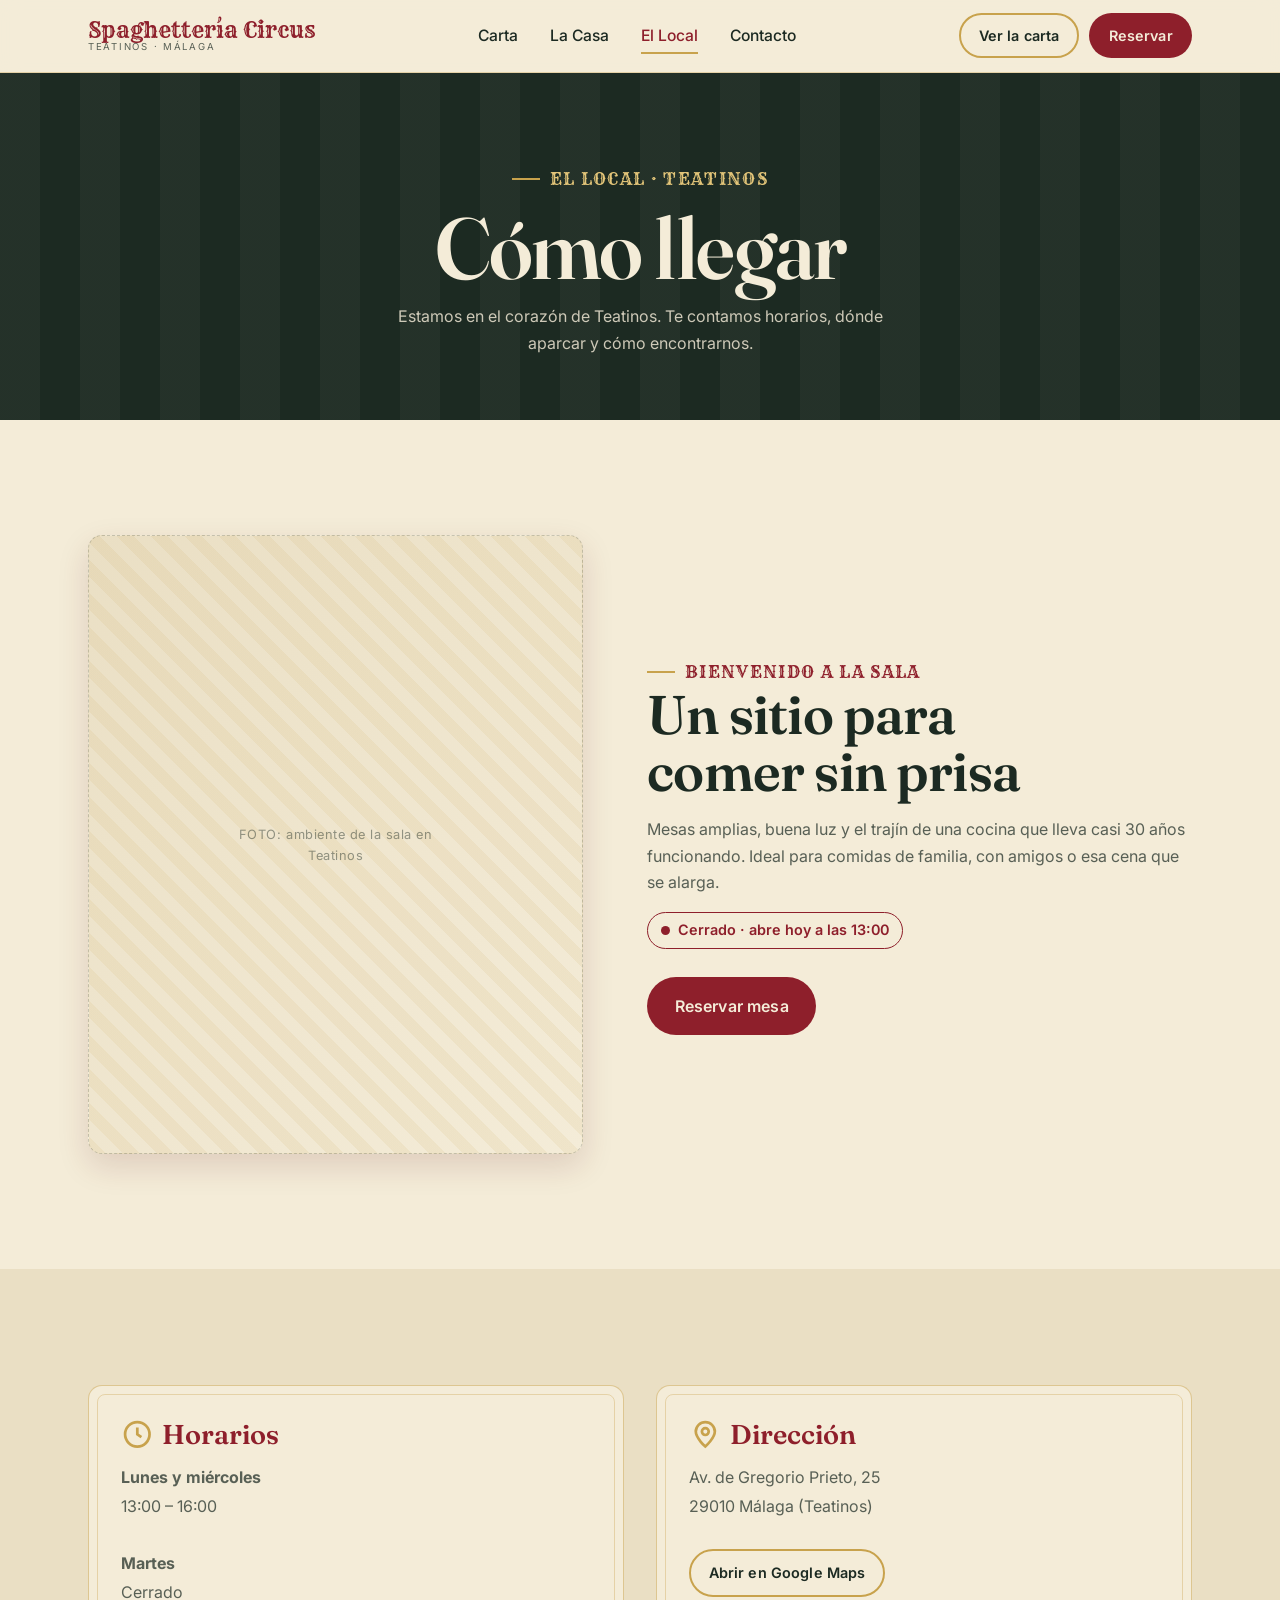
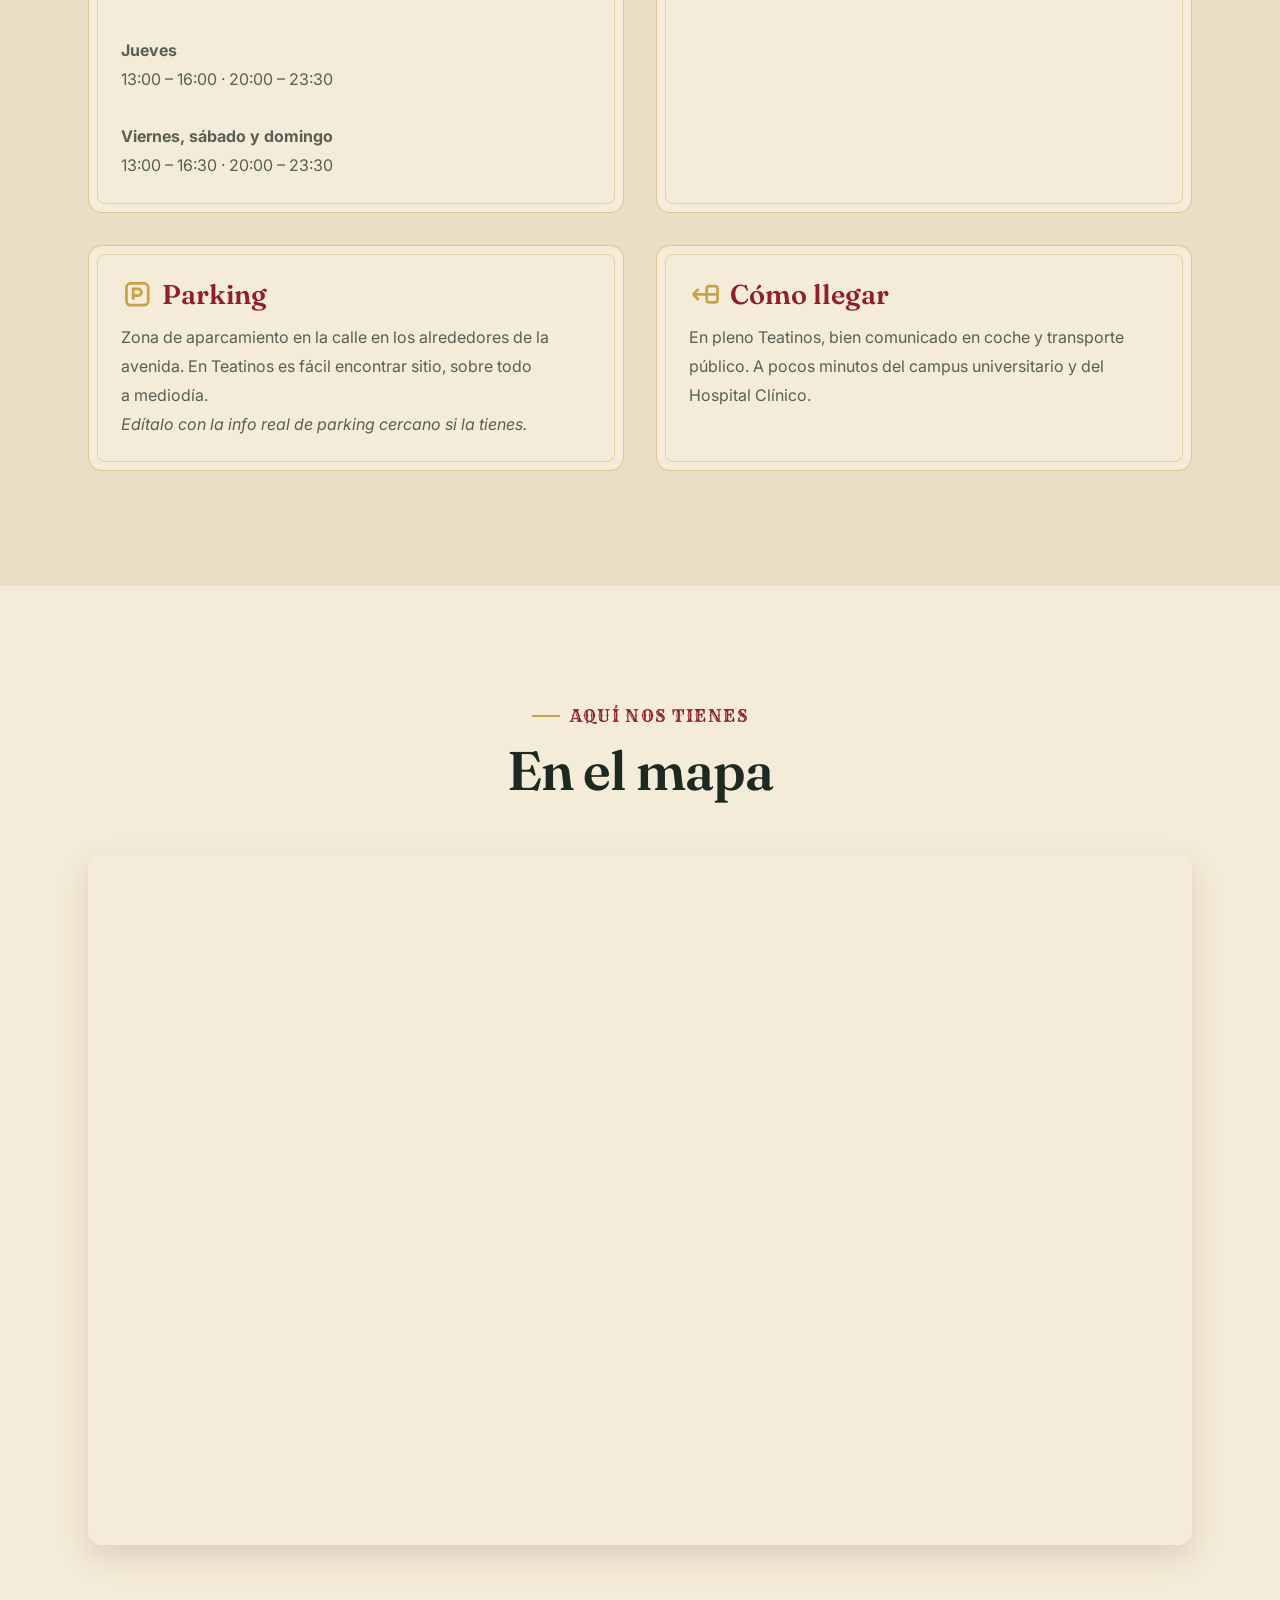
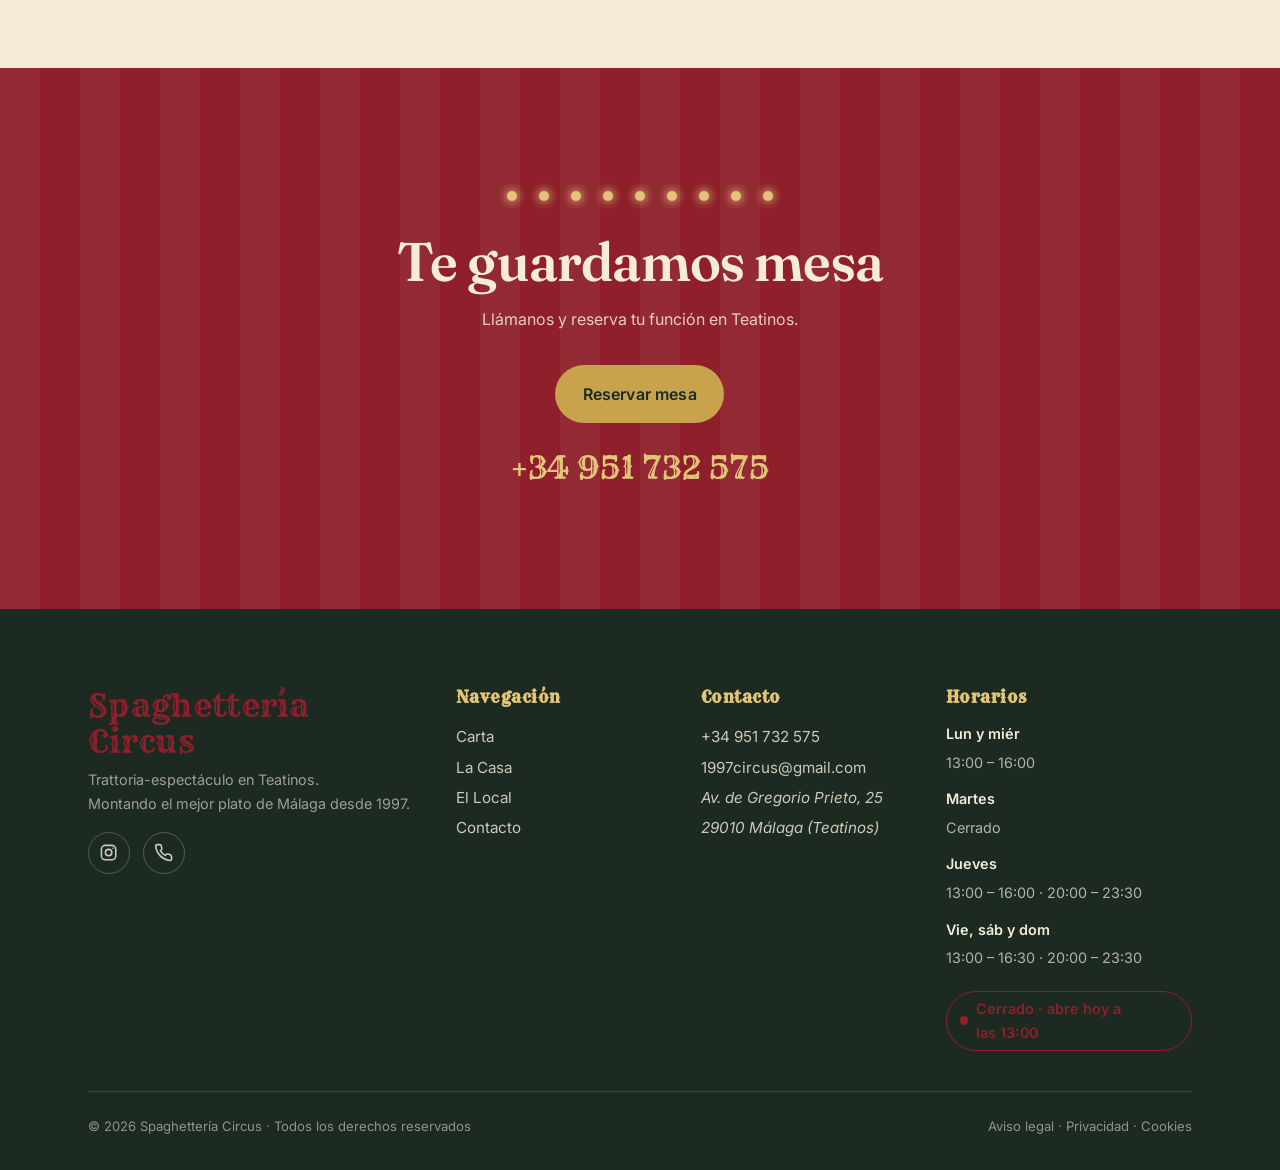
<file: el-local.html>
<!DOCTYPE html>
<html lang="es">
<head>
  <meta charset="UTF-8">
  <meta name="viewport" content="width=device-width, initial-scale=1.0">
  <title>El Local · Cómo llegar — Spaghettería Circus, Teatinos (Málaga)</title>
  <meta name="description" content="Av. de Gregorio Prieto, 25, Teatinos (Málaga). Horarios, mapa, parking y cómo llegar a Spaghettería Circus.">
  <link rel="icon" type="image/svg+xml" href="favicon.svg">
  <link rel="preconnect" href="https://fonts.googleapis.com">
  <link rel="preconnect" href="https://fonts.gstatic.com" crossorigin>
  <link rel="stylesheet" href="https://fonts.googleapis.com/css2?family=Rye&family=Fraunces:ital,opsz,wght@0,9..144,400;0,9..144,600;1,9..144,500&family=Inter:wght@400;500;600;700&display=swap">
  <link rel="stylesheet" href="styles.css?v=20260916c">
</head>
<body>
  <a class="skip-link" href="#main">Saltar al contenido</a>

  <header class="site-header">
    <div class="wrap">
      <nav class="nav" data-nav aria-label="Principal">
        <a class="nav-brand" href="index.html">Spaghettería Circus<small>Teatinos · Málaga</small></a>
        <div class="nav-links" id="nav-links">
          <a href="carta.html">Carta</a>
          <a href="la-casa.html">La Casa</a>
          <a href="el-local.html" aria-current="page">El Local</a>
          <a href="contacto.html">Contacto</a>
        </div>
        <div class="nav-actions">
          <a class="btn btn--secundario btn--sm" href="carta.html">Ver la carta</a>
          <a class="btn btn--primario btn--sm" href="contacto.html#reserva">Reservar</a>
          <button class="nav-toggle" data-nav-toggle aria-label="Abrir menú" aria-expanded="false" aria-controls="nav-links">
            <svg viewBox="0 0 24 24" fill="none" stroke="currentColor" stroke-width="2" aria-hidden="true"><path d="M3 6h18M3 12h18M3 18h18"/></svg>
          </button>
        </div>
      </nav>
    </div>
  </header>

  <main id="main">
    <section class="page-hero">
      <div class="wrap">
        <span class="kicker">El Local · Teatinos</span>
        <h1>Cómo llegar</h1>
        <p>Estamos en el corazón de Teatinos. Te contamos horarios, dónde aparcar y cómo encontrarnos.</p>
      </div>
    </section>

    <!-- ===== AMBIENTE + ESTADO ===== -->
    <section class="section">
      <div class="wrap">
        <div class="split">
          <div class="split-media reveal">
            <!-- FOTO: interior / ambiente de la sala en Teatinos -->
            <div class="ph-img" role="img" aria-label="Ambiente de la sala">
              <span>FOTO: ambiente de la sala en Teatinos</span>
            </div>
          </div>
          <div class="split-body reveal reveal-delay-1">
            <span class="kicker">Bienvenido a la sala</span>
            <h2>Un sitio para comer sin prisa</h2>
            <p>Mesas amplias, buena luz y el trajín de una cocina que lleva casi 30 años funcionando. Ideal para comidas de familia, con amigos o esa cena que se alarga.</p>
            <p><span class="estado" data-estado><span class="punto"></span><span>Comprobando horario…</span></span></p>
            <a class="btn btn--primario" href="contacto.html#reserva">Reservar mesa</a>
          </div>
        </div>
      </div>
    </section>

    <!-- ===== INFO: horarios / dirección / parking ===== -->
    <section class="section bg-crema-2">
      <div class="wrap">
        <div class="info-grid">
          <div class="cartel info-card reveal">
            <h3>
              <svg class="ico" viewBox="0 0 24 24" aria-hidden="true"><circle cx="12" cy="12" r="9"/><path d="M12 7v5l3 2"/></svg>
              Horarios
            </h3>
            <p>
              <strong>Lunes y miércoles</strong><br>13:00 – 16:00<br><br>
              <strong>Martes</strong><br>Cerrado<br><br>
              <strong>Jueves</strong><br>13:00 – 16:00 · 20:00 – 23:30<br><br>
              <strong>Viernes, sábado y domingo</strong><br>13:00 – 16:30 · 20:00 – 23:30
            </p>
          </div>

          <div class="cartel info-card reveal reveal-delay-1">
            <h3>
              <svg class="ico" viewBox="0 0 24 24" aria-hidden="true"><path d="M12 21s-7-6.2-7-11a7 7 0 0 1 14 0c0 4.8-7 11-7 11z"/><circle cx="12" cy="10" r="2.5"/></svg>
              Dirección
            </h3>
            <address>
              Av. de Gregorio Prieto, 25<br>
              29010 Málaga (Teatinos)<br><br>
              <a class="btn btn--secundario btn--sm" href="https://www.google.com/maps/search/?api=1&query=Av.+de+Gregorio+Prieto+25+29010+Malaga" target="_blank" rel="noopener">Abrir en Google Maps</a>
            </address>
          </div>

          <div class="cartel info-card reveal reveal-delay-2">
            <h3>
              <svg class="ico" viewBox="0 0 24 24" aria-hidden="true"><rect x="4" y="4" width="16" height="16" rx="3"/><path d="M9 16V8h3.5a2.5 2.5 0 0 1 0 5H9"/></svg>
              Parking
            </h3>
            <p>Zona de aparcamiento en la calle en los alrededores de la avenida. En Teatinos es fácil encontrar sitio, sobre todo a mediodía.</p>
            <p><em>Edítalo con la info real de parking cercano si la tienes.</em></p>
          </div>

          <div class="cartel info-card reveal reveal-delay-3">
            <h3>
              <svg class="ico" viewBox="0 0 24 24" aria-hidden="true"><path d="M3 12h18M3 12l4-4M3 12l4 4"/><rect x="13" y="6" width="8" height="12" rx="2"/></svg>
              Cómo llegar
            </h3>
            <p>En pleno Teatinos, bien comunicado en coche y transporte público. A pocos minutos del campus universitario y del Hospital Clínico.</p>
          </div>
        </div>
      </div>
    </section>

    <!-- ===== MAPA EMBEBIDO ===== -->
    <section class="section">
      <div class="wrap">
        <div class="section-head center reveal">
          <span class="kicker">Aquí nos tienes</span>
          <h2>En el mapa</h2>
        </div>
        <div class="reveal">
          <!-- MAPA: iframe de Google Maps centrado en la dirección real -->
          <iframe
            class="map-embed"
            title="Mapa de Spaghettería Circus en Teatinos, Málaga"
            src="https://www.google.com/maps?q=Av.+de+Gregorio+Prieto+25,+29010+M%C3%A1laga&output=embed"
            loading="lazy"
            referrerpolicy="no-referrer-when-downgrade"></iframe>
        </div>
      </div>
    </section>

    <!-- ===== BANDA DE RESERVA ===== -->
    <section class="section banda-reserva">
      <div class="wrap">
        <div class="marquesina" aria-hidden="true">
          <span class="bombilla"></span><span class="bombilla"></span><span class="bombilla"></span>
          <span class="bombilla"></span><span class="bombilla"></span><span class="bombilla"></span>
          <span class="bombilla"></span><span class="bombilla"></span><span class="bombilla"></span>
        </div>
        <h2>Te guardamos mesa</h2>
        <p>Llámanos y reserva tu función en Teatinos.</p>
        <a class="btn btn--primario" href="contacto.html#reserva">Reservar mesa</a>
        <a class="banda-tel" href="tel:+34951732575">+34 951 732 575</a>
      </div>
    </section>
  </main>

  <footer class="site-footer">
    <div class="wrap">
      <div class="footer-grid">
        <div class="footer-brand">
          <span class="brand-word">Spaghettería Circus</span>
          <p>Trattoria-espectáculo en Teatinos.<br>Montando el mejor plato de Málaga desde 1997.</p>
          <div class="footer-social">
            <a href="https://www.instagram.com/spaghetteriacircus/" target="_blank" rel="noopener" aria-label="Instagram">
              <svg class="ico" viewBox="0 0 24 24" aria-hidden="true"><rect x="3" y="3" width="18" height="18" rx="5"/><circle cx="12" cy="12" r="4"/><circle cx="17.5" cy="6.5" r="1" fill="currentColor" stroke="none"/></svg>
            </a>
            <a href="tel:+34951732575" aria-label="Llamar">
              <svg class="ico" viewBox="0 0 24 24" aria-hidden="true"><path d="M22 16.9v3a2 2 0 0 1-2.2 2 19.8 19.8 0 0 1-8.6-3.1 19.5 19.5 0 0 1-6-6 19.8 19.8 0 0 1-3.1-8.6A2 2 0 0 1 4.1 2h3a2 2 0 0 1 2 1.7c.1.9.3 1.8.6 2.6a2 2 0 0 1-.5 2.1L8 9.5a16 16 0 0 0 6 6l1.1-1.1a2 2 0 0 1 2.1-.5c.8.3 1.7.5 2.6.6a2 2 0 0 1 1.7 2z"/></svg>
            </a>
          </div>
        </div>
        <div class="footer-col">
          <h4>Navegación</h4>
          <ul>
            <li><a href="carta.html">Carta</a></li>
            <li><a href="la-casa.html">La Casa</a></li>
            <li><a href="el-local.html">El Local</a></li>
            <li><a href="contacto.html">Contacto</a></li>
          </ul>
        </div>
        <div class="footer-col">
          <h4>Contacto</h4>
          <ul>
            <li><a href="tel:+34951732575">+34 951 732 575</a></li>
            <li><a href="mailto:1997circus@gmail.com">1997circus@gmail.com</a></li>
            <li><address>Av. de Gregorio Prieto, 25<br>29010 Málaga (Teatinos)</address></li>
          </ul>
        </div>
        <div class="footer-col">
          <h4>Horarios</h4>
          <dl class="footer-horario">
            <dt>Lun y miér</dt><dd>13:00 – 16:00</dd>
            <dt>Martes</dt><dd>Cerrado</dd>
            <dt>Jueves</dt><dd>13:00 – 16:00 · 20:00 – 23:30</dd>
            <dt>Vie, sáb y dom</dt><dd>13:00 – 16:30 · 20:00 – 23:30</dd>
          </dl>
          <p style="margin-top:.8rem"><span class="estado" data-estado><span class="punto"></span><span>Comprobando…</span></span></p>
        </div>
      </div>
      <div class="footer-bottom">
        <span>© <span id="year">2026</span> Spaghettería Circus · Todos los derechos reservados</span>
        <span><a href="#">Aviso legal</a> · <a href="#">Privacidad</a> · <a href="#">Cookies</a></span>
      </div>
    </div>
  </footer>

  <div class="fab" aria-label="Contacto rápido">
    <a class="fab-wa" href="https://wa.me/34951732575" target="_blank" rel="noopener" aria-label="WhatsApp">
      <svg viewBox="0 0 24 24" fill="currentColor" aria-hidden="true"><path d="M20 4a10 10 0 0 0-15.6 12L3 21l5.2-1.4A10 10 0 1 0 20 4zm-8 15.5a7.5 7.5 0 0 1-3.8-1l-.3-.2-2.8.7.7-2.7-.2-.3a7.5 7.5 0 1 1 6.4 3.5zm4.1-5.6c-.2-.1-1.3-.7-1.5-.8s-.4-.1-.5.1-.6.8-.7.9-.3.2-.5 0a6.1 6.1 0 0 1-1.8-1.1 6.7 6.7 0 0 1-1.2-1.5c-.1-.2 0-.4.1-.5l.4-.4.2-.4v-.4l-.7-1.6c-.2-.5-.4-.4-.5-.4h-.5a1 1 0 0 0-.7.3 2.8 2.8 0 0 0-.9 2.1 4.9 4.9 0 0 0 1 2.6 11.2 11.2 0 0 0 4.3 3.8c2 .8 2 .5 2.4.5a2.5 2.5 0 0 0 1.6-1.2 2 2 0 0 0 .1-1.2c0-.1-.2-.2-.4-.3z"/></svg>
    </a>
    <a class="fab-tel" href="tel:+34951732575" aria-label="Llamar">
      <svg viewBox="0 0 24 24" fill="currentColor" aria-hidden="true"><path d="M22 16.9v3a2 2 0 0 1-2.2 2 19.8 19.8 0 0 1-8.6-3.1 19.5 19.5 0 0 1-6-6 19.8 19.8 0 0 1-3.1-8.6A2 2 0 0 1 4.1 2h3a2 2 0 0 1 2 1.7c.1.9.3 1.8.6 2.6a2 2 0 0 1-.5 2.1L8 9.5a16 16 0 0 0 6 6l1.1-1.1a2 2 0 0 1 2.1-.5c.8.3 1.7.5 2.6.6a2 2 0 0 1 1.7 2z"/></svg>
    </a>
  </div>

  <script defer src="lib/gsap.min.js"></script>
  <script defer src="lib/ScrollTrigger.min.js"></script>
  <script defer src="lib/manifest.js"></script>
  <script defer src="main.js?v=20260911z"></script>
  <script>document.getElementById("year").textContent = new Date().getFullYear();</script>
</body>
</html>
</file>
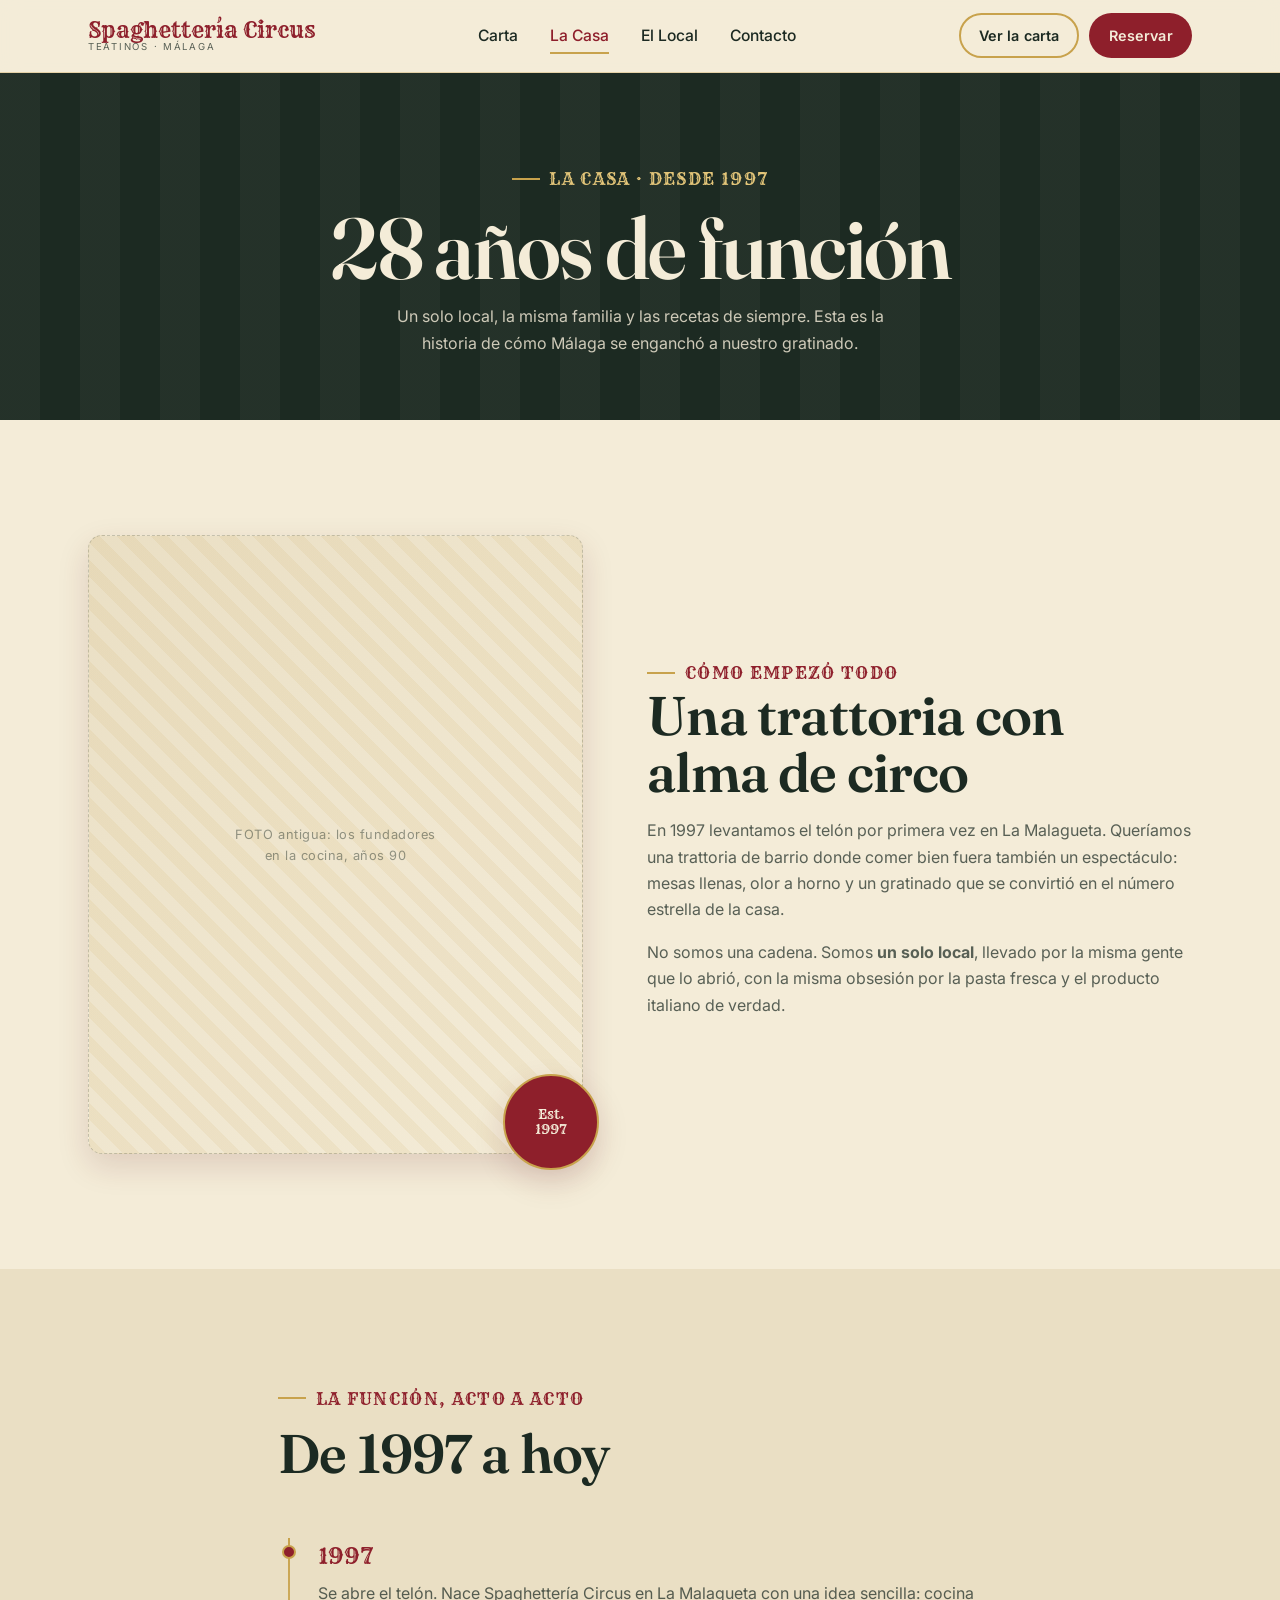
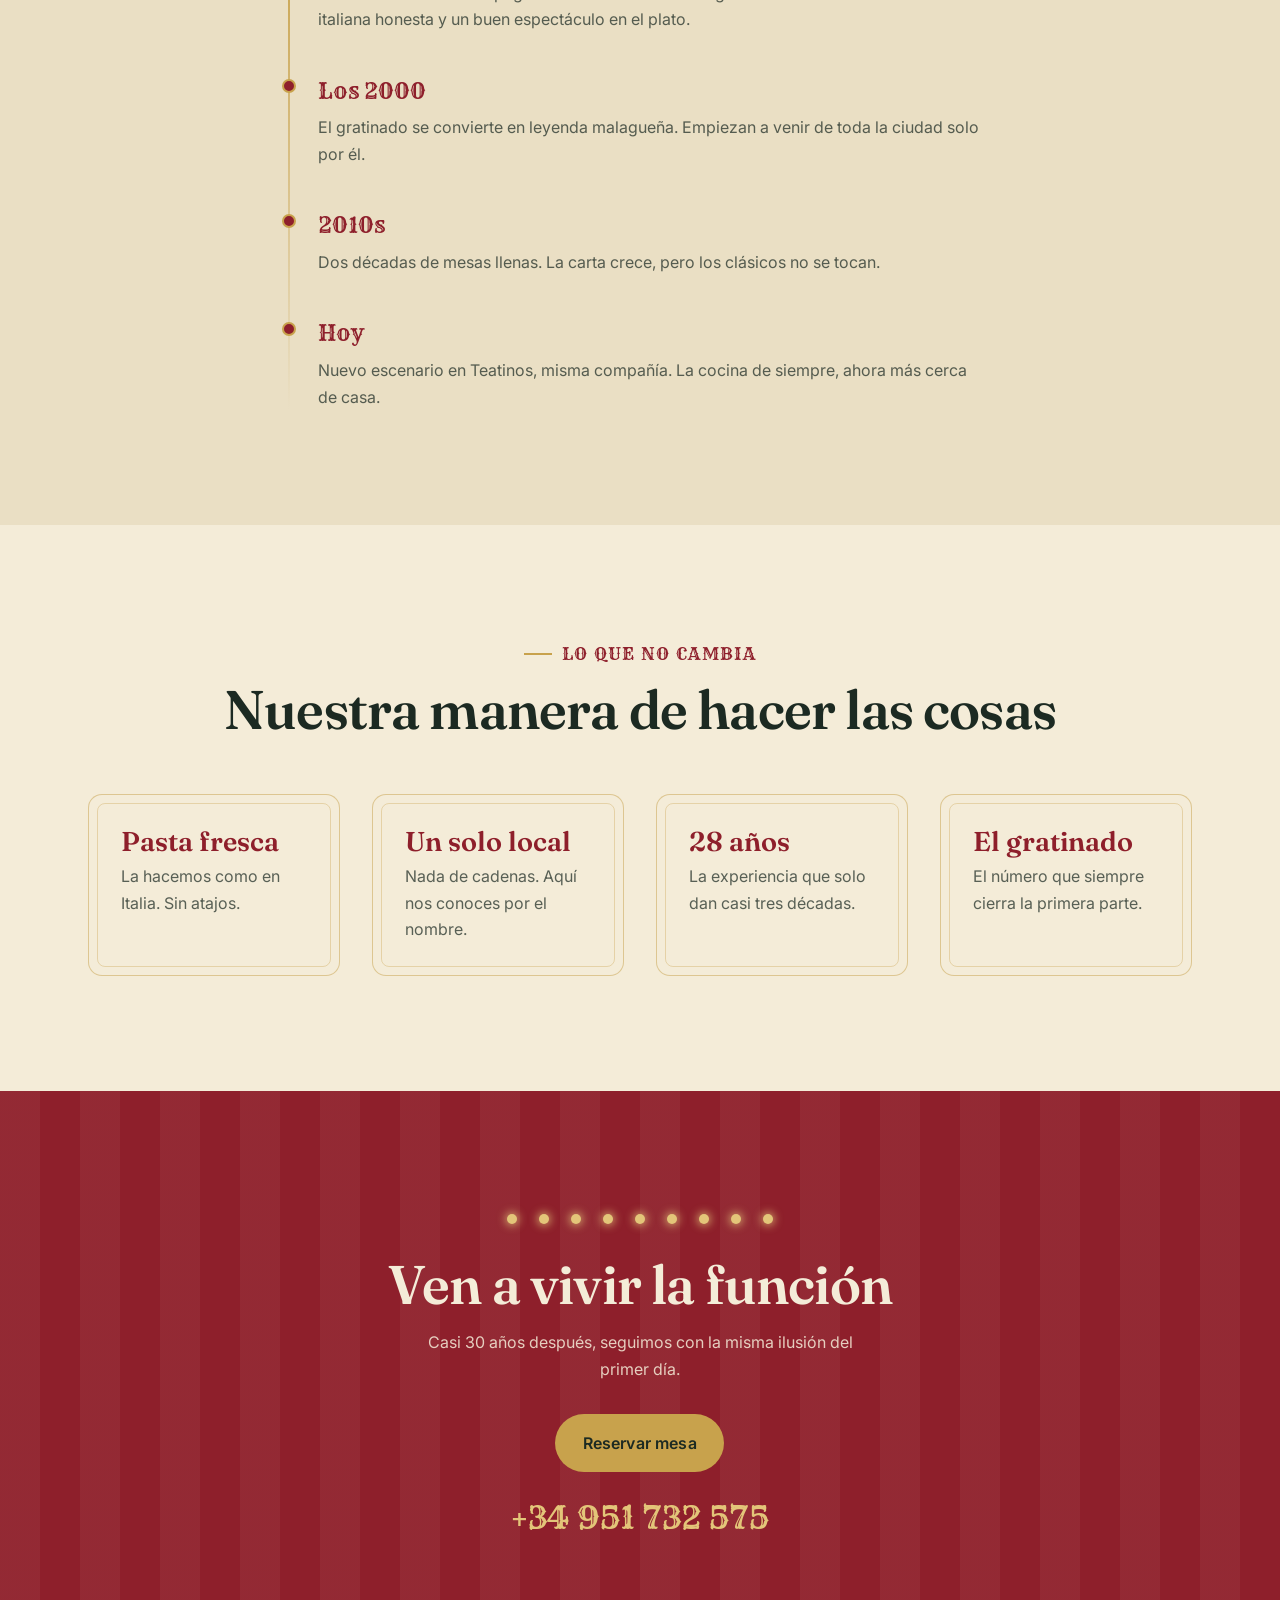
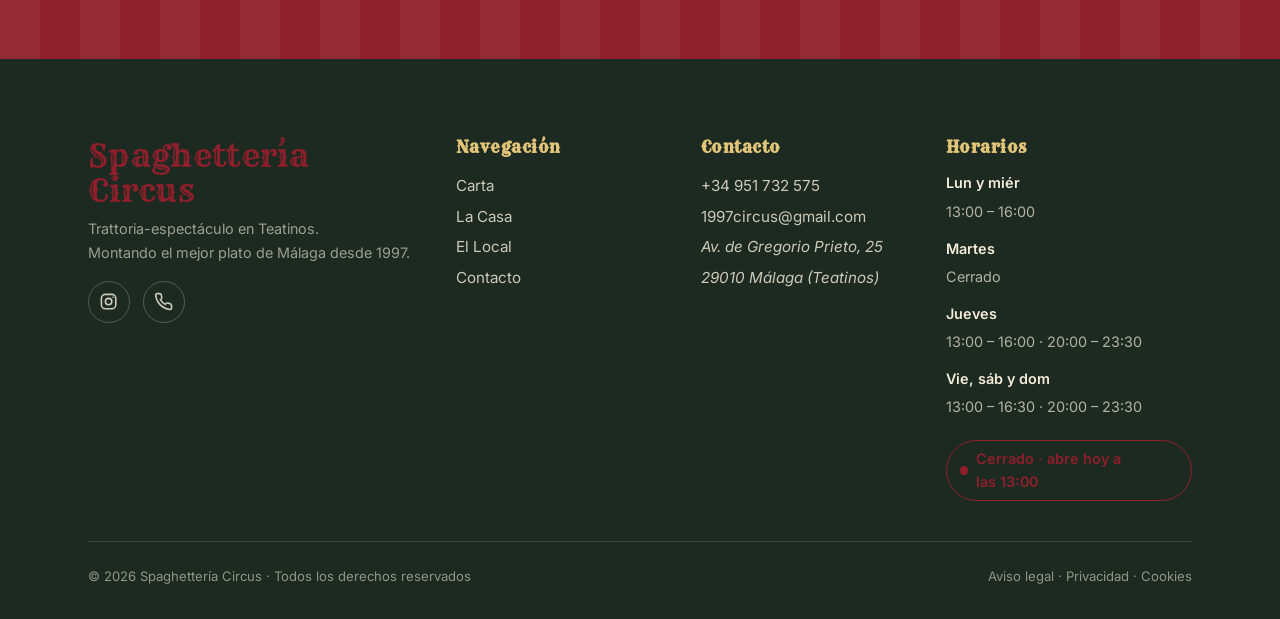
<file: la-casa.html>
<!DOCTYPE html>
<html lang="es">
<head>
  <meta charset="UTF-8">
  <meta name="viewport" content="width=device-width, initial-scale=1.0">
  <title>La Casa — Desde 1997 · Spaghettería Circus, Teatinos (Málaga)</title>
  <meta name="description" content="28 años de historia. De La Malagueta a Teatinos, un solo local con la misma cocina italiana desde 1997. Esta es la casa de Spaghettería Circus.">
  <link rel="icon" type="image/svg+xml" href="favicon.svg">
  <link rel="preconnect" href="https://fonts.googleapis.com">
  <link rel="preconnect" href="https://fonts.gstatic.com" crossorigin>
  <link rel="stylesheet" href="https://fonts.googleapis.com/css2?family=Rye&family=Fraunces:ital,opsz,wght@0,9..144,400;0,9..144,600;1,9..144,500&family=Inter:wght@400;500;600;700&display=swap">
  <link rel="stylesheet" href="styles.css?v=20260916c">
</head>
<body>
  <a class="skip-link" href="#main">Saltar al contenido</a>

  <header class="site-header">
    <div class="wrap">
      <nav class="nav" data-nav aria-label="Principal">
        <a class="nav-brand" href="index.html">Spaghettería Circus<small>Teatinos · Málaga</small></a>
        <div class="nav-links" id="nav-links">
          <a href="carta.html">Carta</a>
          <a href="la-casa.html" aria-current="page">La Casa</a>
          <a href="el-local.html">El Local</a>
          <a href="contacto.html">Contacto</a>
        </div>
        <div class="nav-actions">
          <a class="btn btn--secundario btn--sm" href="carta.html">Ver la carta</a>
          <a class="btn btn--primario btn--sm" href="contacto.html#reserva">Reservar</a>
          <button class="nav-toggle" data-nav-toggle aria-label="Abrir menú" aria-expanded="false" aria-controls="nav-links">
            <svg viewBox="0 0 24 24" fill="none" stroke="currentColor" stroke-width="2" aria-hidden="true"><path d="M3 6h18M3 12h18M3 18h18"/></svg>
          </button>
        </div>
      </nav>
    </div>
  </header>

  <main id="main">
    <section class="page-hero">
      <div class="wrap">
        <span class="kicker">La Casa · desde 1997</span>
        <h1>28 años de función</h1>
        <p>Un solo local, la misma familia y las recetas de siempre. Esta es la historia de cómo Málaga se enganchó a nuestro gratinado.</p>
      </div>
    </section>

    <!-- ===== INTRO 2 columnas ===== -->
    <section class="section">
      <div class="wrap">
        <div class="split">
          <div class="split-media reveal">
            <!-- FOTO: fundadores / cocina en los años 90 -->
            <div class="ph-img" role="img" aria-label="Foto de los fundadores en los años 90">
              <span>FOTO antigua: los fundadores en la cocina, años 90</span>
            </div>
            <div class="sello">Est.<br>1997</div>
          </div>
          <div class="split-body reveal reveal-delay-1">
            <span class="kicker">Cómo empezó todo</span>
            <h2>Una trattoria con alma de circo</h2>
            <p>En 1997 levantamos el telón por primera vez en La Malagueta. Queríamos una trattoria de barrio donde comer bien fuera también un espectáculo: mesas llenas, olor a horno y un gratinado que se convirtió en el número estrella de la casa.</p>
            <p>No somos una cadena. Somos <strong>un solo local</strong>, llevado por la misma gente que lo abrió, con la misma obsesión por la pasta fresca y el producto italiano de verdad.</p>
          </div>
        </div>
      </div>
    </section>

    <!-- ===== TIMELINE 1997 → hoy ===== -->
    <section class="section bg-crema-2">
      <div class="wrap wrap--narrow">
        <div class="section-head reveal">
          <span class="kicker">La función, acto a acto</span>
          <h2>De 1997 a hoy</h2>
        </div>
        <!-- TEXTOS EDITABLES: ajusta los hitos reales de la historia -->
        <div class="timeline">
          <div class="tl-item reveal">
            <span class="tl-year">1997</span>
            <p>Se abre el telón. Nace Spaghettería Circus en La Malagueta con una idea sencilla: cocina italiana honesta y un buen espectáculo en el plato.</p>
          </div>
          <div class="tl-item reveal">
            <span class="tl-year">Los 2000</span>
            <p>El gratinado se convierte en leyenda malagueña. Empiezan a venir de toda la ciudad solo por él.</p>
          </div>
          <div class="tl-item reveal">
            <span class="tl-year">2010s</span>
            <p>Dos décadas de mesas llenas. La carta crece, pero los clásicos no se tocan.</p>
          </div>
          <div class="tl-item reveal">
            <span class="tl-year">Hoy</span>
            <p>Nuevo escenario en Teatinos, misma compañía. La cocina de siempre, ahora más cerca de casa.</p>
          </div>
        </div>
      </div>
    </section>

    <!-- ===== VALORES ===== -->
    <section class="section">
      <div class="wrap">
        <div class="section-head center reveal">
          <span class="kicker">Lo que no cambia</span>
          <h2>Nuestra manera de hacer las cosas</h2>
        </div>
        <div class="platos-grid">
          <div class="cartel reveal">
            <h3 style="color:var(--granate);margin-bottom:.5rem">Pasta fresca</h3>
            <p style="color:var(--tinta-70)">La hacemos como en Italia. Sin atajos.</p>
          </div>
          <div class="cartel reveal reveal-delay-1">
            <h3 style="color:var(--granate);margin-bottom:.5rem">Un solo local</h3>
            <p style="color:var(--tinta-70)">Nada de cadenas. Aquí nos conoces por el nombre.</p>
          </div>
          <div class="cartel reveal reveal-delay-2">
            <h3 style="color:var(--granate);margin-bottom:.5rem">28 años</h3>
            <p style="color:var(--tinta-70)">La experiencia que solo dan casi tres décadas.</p>
          </div>
          <div class="cartel reveal reveal-delay-3">
            <h3 style="color:var(--granate);margin-bottom:.5rem">El gratinado</h3>
            <p style="color:var(--tinta-70)">El número que siempre cierra la primera parte.</p>
          </div>
        </div>
      </div>
    </section>

    <!-- ===== BANDA DE RESERVA ===== -->
    <section class="section banda-reserva">
      <div class="wrap">
        <div class="marquesina" aria-hidden="true">
          <span class="bombilla"></span><span class="bombilla"></span><span class="bombilla"></span>
          <span class="bombilla"></span><span class="bombilla"></span><span class="bombilla"></span>
          <span class="bombilla"></span><span class="bombilla"></span><span class="bombilla"></span>
        </div>
        <h2>Ven a vivir la función</h2>
        <p>Casi 30 años después, seguimos con la misma ilusión del primer día.</p>
        <a class="btn btn--primario" href="contacto.html#reserva">Reservar mesa</a>
        <a class="banda-tel" href="tel:+34951732575">+34 951 732 575</a>
      </div>
    </section>
  </main>

  <footer class="site-footer">
    <div class="wrap">
      <div class="footer-grid">
        <div class="footer-brand">
          <span class="brand-word">Spaghettería Circus</span>
          <p>Trattoria-espectáculo en Teatinos.<br>Montando el mejor plato de Málaga desde 1997.</p>
          <div class="footer-social">
            <a href="https://www.instagram.com/spaghetteriacircus/" target="_blank" rel="noopener" aria-label="Instagram">
              <svg class="ico" viewBox="0 0 24 24" aria-hidden="true"><rect x="3" y="3" width="18" height="18" rx="5"/><circle cx="12" cy="12" r="4"/><circle cx="17.5" cy="6.5" r="1" fill="currentColor" stroke="none"/></svg>
            </a>
            <a href="tel:+34951732575" aria-label="Llamar">
              <svg class="ico" viewBox="0 0 24 24" aria-hidden="true"><path d="M22 16.9v3a2 2 0 0 1-2.2 2 19.8 19.8 0 0 1-8.6-3.1 19.5 19.5 0 0 1-6-6 19.8 19.8 0 0 1-3.1-8.6A2 2 0 0 1 4.1 2h3a2 2 0 0 1 2 1.7c.1.9.3 1.8.6 2.6a2 2 0 0 1-.5 2.1L8 9.5a16 16 0 0 0 6 6l1.1-1.1a2 2 0 0 1 2.1-.5c.8.3 1.7.5 2.6.6a2 2 0 0 1 1.7 2z"/></svg>
            </a>
          </div>
        </div>
        <div class="footer-col">
          <h4>Navegación</h4>
          <ul>
            <li><a href="carta.html">Carta</a></li>
            <li><a href="la-casa.html">La Casa</a></li>
            <li><a href="el-local.html">El Local</a></li>
            <li><a href="contacto.html">Contacto</a></li>
          </ul>
        </div>
        <div class="footer-col">
          <h4>Contacto</h4>
          <ul>
            <li><a href="tel:+34951732575">+34 951 732 575</a></li>
            <li><a href="mailto:1997circus@gmail.com">1997circus@gmail.com</a></li>
            <li><address>Av. de Gregorio Prieto, 25<br>29010 Málaga (Teatinos)</address></li>
          </ul>
        </div>
        <div class="footer-col">
          <h4>Horarios</h4>
          <dl class="footer-horario">
            <dt>Lun y miér</dt><dd>13:00 – 16:00</dd>
            <dt>Martes</dt><dd>Cerrado</dd>
            <dt>Jueves</dt><dd>13:00 – 16:00 · 20:00 – 23:30</dd>
            <dt>Vie, sáb y dom</dt><dd>13:00 – 16:30 · 20:00 – 23:30</dd>
          </dl>
          <p style="margin-top:.8rem"><span class="estado" data-estado><span class="punto"></span><span>Comprobando…</span></span></p>
        </div>
      </div>
      <div class="footer-bottom">
        <span>© <span id="year">2026</span> Spaghettería Circus · Todos los derechos reservados</span>
        <span><a href="#">Aviso legal</a> · <a href="#">Privacidad</a> · <a href="#">Cookies</a></span>
      </div>
    </div>
  </footer>

  <div class="fab" aria-label="Contacto rápido">
    <a class="fab-wa" href="https://wa.me/34951732575" target="_blank" rel="noopener" aria-label="WhatsApp">
      <svg viewBox="0 0 24 24" fill="currentColor" aria-hidden="true"><path d="M20 4a10 10 0 0 0-15.6 12L3 21l5.2-1.4A10 10 0 1 0 20 4zm-8 15.5a7.5 7.5 0 0 1-3.8-1l-.3-.2-2.8.7.7-2.7-.2-.3a7.5 7.5 0 1 1 6.4 3.5zm4.1-5.6c-.2-.1-1.3-.7-1.5-.8s-.4-.1-.5.1-.6.8-.7.9-.3.2-.5 0a6.1 6.1 0 0 1-1.8-1.1 6.7 6.7 0 0 1-1.2-1.5c-.1-.2 0-.4.1-.5l.4-.4.2-.4v-.4l-.7-1.6c-.2-.5-.4-.4-.5-.4h-.5a1 1 0 0 0-.7.3 2.8 2.8 0 0 0-.9 2.1 4.9 4.9 0 0 0 1 2.6 11.2 11.2 0 0 0 4.3 3.8c2 .8 2 .5 2.4.5a2.5 2.5 0 0 0 1.6-1.2 2 2 0 0 0 .1-1.2c0-.1-.2-.2-.4-.3z"/></svg>
    </a>
    <a class="fab-tel" href="tel:+34951732575" aria-label="Llamar">
      <svg viewBox="0 0 24 24" fill="currentColor" aria-hidden="true"><path d="M22 16.9v3a2 2 0 0 1-2.2 2 19.8 19.8 0 0 1-8.6-3.1 19.5 19.5 0 0 1-6-6 19.8 19.8 0 0 1-3.1-8.6A2 2 0 0 1 4.1 2h3a2 2 0 0 1 2 1.7c.1.9.3 1.8.6 2.6a2 2 0 0 1-.5 2.1L8 9.5a16 16 0 0 0 6 6l1.1-1.1a2 2 0 0 1 2.1-.5c.8.3 1.7.5 2.6.6a2 2 0 0 1 1.7 2z"/></svg>
    </a>
  </div>

  <script defer src="lib/gsap.min.js"></script>
  <script defer src="lib/ScrollTrigger.min.js"></script>
  <script defer src="lib/manifest.js"></script>
  <script defer src="main.js?v=20260911z"></script>
  <script>document.getElementById("year").textContent = new Date().getFullYear();</script>
</body>
</html>
</file>
<file: styles.css>
/* =============================================================
   SPAGHETTERÍA CIRCUS — Hoja de estilos
   Trattoria-espectáculo · Teatinos, Málaga · desde 1997
   -------------------------------------------------------------
   Índice:
   1. Tokens (colores, tipografía, espaciados)
   2. Reset & base
   3. Utilidades
   4. Tipografía
   5. Componentes (botones, cartel, marquesina, iconos, chips)
   6. Header / Nav
   7. Secciones Home (hero, confianza, estrellas, historia, local,
      banda reserva, instagram)
   8. Footer + botón flotante
   9. Páginas internas (carta, la casa, el local, contacto)
   10. Efectos (telón, reveals, keyframes)
   11. Responsive
   12. Reduced-motion (solo efectos intrusivos)
   ============================================================= */

/* =============================================================
   1. TOKENS
   ============================================================= */
:root {
  /* Paleta — teatro cálido */
  --granate: #8E1F2B;
  --granate-hondo: #5E1119;
  --oro: #C8A24C;
  --oro-claro: #E3C579;
  --crema: #F4ECD8;
  --crema-2: #EADFC4;
  --tinta: #1C2A22;         /* verde casi negro — anclaje de texto */
  --tinta-70: rgba(28, 42, 34, .72);
  --tinta-45: rgba(28, 42, 34, .45);

  /* Roles semánticos */
  --bg: var(--crema);
  --text: var(--tinta);
  --accent: var(--oro);
  --primary: var(--granate);

  /* Tipografía */
  --display: "Rye", "Georgia", serif;                 /* marca / kickers de feria */
  --serif: "Fraunces", "Georgia", "Times New Roman", serif; /* titulares */
  --sans: "Inter", system-ui, -apple-system, "Segoe UI", Roboto, sans-serif; /* cuerpo */

  /* Escala de espaciado */
  --space-1: .5rem;
  --space-2: .75rem;
  --space-3: 1.25rem;
  --space-4: 2rem;
  --space-5: 3rem;
  --space-6: 4.5rem;
  --space-7: 6rem;
  --space-8: 8rem;

  /* Layout */
  --wrap: 1200px;
  --gutter: clamp(1.25rem, 5vw, 3rem);
  --radius: 14px;
  --radius-sm: 8px;

  /* Sombras cálidas */
  --shadow-sm: 0 2px 10px rgba(94, 17, 25, .08);
  --shadow-md: 0 12px 32px rgba(94, 17, 25, .14);
  --shadow-lg: 0 24px 60px rgba(94, 17, 25, .22);

  /* Easings */
  --ease-out: cubic-bezier(0.16, 1, 0.3, 1);
  --ease-soft: cubic-bezier(0.25, 0.46, 0.45, 0.94);
  --ease-bounce: cubic-bezier(0.34, 1.56, 0.64, 1);

  --nav-h: 72px;
}

/* Transición entre páginas (View Transitions API, sin librería) */
@view-transition { navigation: auto; }

/* =============================================================
   2. RESET & BASE
   ============================================================= */
*, *::before, *::after { box-sizing: border-box; margin: 0; }
html {
  -webkit-text-size-adjust: 100%;
  tab-size: 2;
  overflow-x: clip;
  scroll-behavior: smooth;
}
body {
  font-family: var(--sans);
  font-size: 16px;
  line-height: 1.65;
  color: var(--text);
  background: var(--bg);
  -webkit-font-smoothing: antialiased;
  text-rendering: optimizeLegibility;
  overflow-x: clip;
  overscroll-behavior-y: none;
}
img, svg, video { display: block; max-width: 100%; }
img { height: auto; }
button { font: inherit; color: inherit; cursor: pointer; border: 0; background: none; }
a { color: inherit; text-decoration: none; }
p { text-wrap: pretty; }
h1, h2, h3, h4 { text-wrap: balance; line-height: 1.05; }
ul { list-style: none; padding: 0; }
::selection { background: var(--granate); color: var(--crema); }

:focus-visible {
  outline: 2px solid var(--granate);
  outline-offset: 3px;
  border-radius: 4px;
}

/* =============================================================
   3. UTILIDADES
   ============================================================= */
.wrap {
  width: 100%;
  max-width: var(--wrap);
  margin-inline: auto;
  padding-inline: var(--gutter);
}
.wrap--narrow { max-width: 820px; }
.section { padding-block: clamp(3.5rem, 9vw, var(--space-8)); }
.section--tight { padding-block: clamp(2.5rem, 6vw, var(--space-6)); }

.sr-only {
  position: absolute; width: 1px; height: 1px;
  padding: 0; margin: -1px; overflow: hidden;
  clip: rect(0, 0, 0, 0); white-space: nowrap; border: 0;
}
.skip-link {
  position: fixed; top: -100px; left: 1rem;
  padding: .6rem 1rem; background: var(--granate); color: var(--crema);
  z-index: 9999; border-radius: var(--radius-sm); font-weight: 600;
  transition: top .2s var(--ease-out);
}
.skip-link:focus { top: 1rem; }

.center { text-align: center; }
.bg-crema-2 { background: var(--crema-2); }

/* =============================================================
   4. TIPOGRAFÍA
   ============================================================= */
.kicker {
  font-family: var(--display);
  font-size: clamp(.85rem, 2.4vw, 1.05rem);
  letter-spacing: .08em;
  color: var(--granate);
  text-transform: uppercase;
  display: inline-flex;
  align-items: center;
  gap: .6rem;
}
.kicker::before, .kicker--flanked::after {
  content: "";
  width: 28px; height: 2px;
  background: var(--oro);
  display: inline-block;
}
.kicker--flanked { }
.kicker--flanked::after { content: ""; }

h1, .h1 {
  font-family: var(--serif);
  font-weight: 600;
  font-size: clamp(2.6rem, 7vw, 5.4rem);
  line-height: 0.98;
  letter-spacing: -0.02em;
}
h2, .h2 {
  font-family: var(--serif);
  font-weight: 600;
  font-size: clamp(2rem, 4.8vw, 3.4rem);
  letter-spacing: -0.015em;
}
h3, .h3 {
  font-family: var(--serif);
  font-weight: 600;
  font-size: clamp(1.3rem, 2.6vw, 1.7rem);
}
.lead {
  font-size: clamp(1.05rem, 2vw, 1.3rem);
  color: var(--tinta-70);
  max-width: 60ch;
}
.eyebrow-num {
  font-family: var(--display);
  color: var(--oro);
  font-size: 1.1rem;
}

/* Marca escrita (logo tipográfico) */
.brand-word {
  font-family: var(--display);
  color: var(--granate);
  line-height: 1;
  letter-spacing: .01em;
}

/* =============================================================
   5. COMPONENTES
   ============================================================= */

/* --- Botones --- */
.btn {
  --btn-bg: var(--granate);
  --btn-fg: var(--crema);
  display: inline-flex;
  align-items: center;
  justify-content: center;
  gap: .55rem;
  min-height: 48px;              /* target táctil cómodo */
  padding: .85rem 1.6rem;
  font-family: var(--sans);
  font-weight: 600;
  font-size: 1rem;
  letter-spacing: .01em;
  border-radius: 999px;
  background: var(--btn-bg);
  color: var(--btn-fg);
  border: 2px solid transparent;
  transition: transform .3s var(--ease-out), background .3s var(--ease-out),
              box-shadow .3s var(--ease-out), color .3s var(--ease-out);
  will-change: transform;
}
.btn:hover { transform: translateY(-2px); box-shadow: var(--shadow-md); }
.btn:active { transform: translateY(0); }

.btn--primario { --btn-bg: var(--granate); --btn-fg: var(--crema); }
.btn--primario:hover { background: var(--granate-hondo); }

.btn--secundario {
  background: transparent;
  color: var(--tinta);
  border-color: var(--oro);
}
.btn--secundario:hover { background: var(--oro); color: var(--tinta); }

.btn--fantasma {
  background: transparent;
  color: var(--crema);
  border-color: rgba(244, 236, 216, .5);
}
.btn--fantasma:hover { background: rgba(244, 236, 216, .12); border-color: var(--crema); }

.btn--sm { min-height: 40px; padding: .55rem 1.1rem; font-size: .9rem; }
.btn-row { display: flex; flex-wrap: wrap; gap: 1rem; }

/* --- Iconos SVG de marca (inline, currentColor) --- */
.ico { width: 1.2em; height: 1.2em; display: inline-block; vertical-align: -0.15em; fill: none; stroke: currentColor; stroke-width: 2; }
.ico--fill { fill: currentColor; stroke: none; }

/* --- Chip "Est. 1997" / etiquetas --- */
.chip {
  display: inline-flex; align-items: center; gap: .4rem;
  font-family: var(--display);
  font-size: .8rem;
  letter-spacing: .05em;
  padding: .35rem .8rem;
  border: 1.5px solid var(--oro);
  border-radius: 999px;
  color: var(--granate);
}

/* --- Marco de cartel (borde doble con esquinas de oro) --- */
.cartel {
  position: relative;
  background: var(--crema);
  border: 1px solid rgba(200, 162, 76, .5);
  border-radius: var(--radius);
  padding: var(--space-4);
}
.cartel::before {
  content: "";
  position: absolute; inset: 8px;
  border: 1px solid rgba(200, 162, 76, .35);
  border-radius: calc(var(--radius) - 6px);
  pointer-events: none;
}

/* --- Marquesina de luces (bombillas parpadeando) --- */
.marquesina {
  display: flex;
  justify-content: center;
  gap: clamp(10px, 2.5vw, 22px);
  padding: .5rem 0;
}
.marquesina .bombilla {
  width: 10px; height: 10px;
  border-radius: 50%;
  background: var(--oro-claro);
  box-shadow: 0 0 8px 2px rgba(227, 197, 121, .7);
  animation: parpadeo 1.6s infinite var(--ease-soft);
}
.marquesina .bombilla:nth-child(odd) { animation-delay: .8s; }
.marquesina .bombilla:nth-child(3n) { animation-delay: .4s; }

/* --- Barra de confianza --- */
.confianza {
  background: var(--tinta);
  color: var(--crema);
}
.confianza .wrap {
  display: flex;
  flex-wrap: wrap;
  align-items: center;
  justify-content: center;
  gap: clamp(1rem, 4vw, 3rem);
  padding-block: 1.1rem;
  text-align: center;
}
.confianza-item {
  display: inline-flex;
  align-items: center;
  gap: .5rem;
  font-size: .95rem;
  letter-spacing: .02em;
}
.confianza-item .ico { color: var(--oro); }
.confianza-sep { color: var(--oro); opacity: .6; }

/* --- Widget Abierto/Cerrado --- */
.estado {
  display: inline-flex;
  align-items: center;
  gap: .5rem;
  font-weight: 600;
  font-size: .9rem;
  padding: .35rem .8rem;
  border-radius: 999px;
  border: 1.5px solid currentColor;
}
.estado .punto {
  width: 9px; height: 9px; border-radius: 50%;
  background: currentColor;
  animation: pulso 2s infinite var(--ease-soft);
}
.estado.is-abierto { color: #3f8f4f; }
.estado.is-cerrado { color: var(--granate); }

/* --- Tarjeta de plato (hover zoom + precio) --- */
.plato-card {
  position: relative;
  border-radius: var(--radius);
  overflow: hidden;
  background: var(--crema);
  box-shadow: var(--shadow-sm);
  transition: transform .4s var(--ease-out), box-shadow .4s var(--ease-out);
}
.plato-card:hover { transform: translateY(-6px); box-shadow: var(--shadow-lg); }
.plato-media {
  position: relative;
  aspect-ratio: 4 / 3;
  overflow: hidden;
}
.plato-media img,
.plato-media .ph-img { transition: transform .6s var(--ease-out); }
.plato-card:hover .plato-media img,
.plato-card:hover .plato-media .ph-img { transform: scale(1.06); }
.plato-badge {
  position: absolute; top: .8rem; left: .8rem;
  background: var(--granate); color: var(--crema);
  font-family: var(--display); font-size: .75rem;
  padding: .3rem .7rem; border-radius: 999px;
  letter-spacing: .04em;
}
.plato-precio {
  position: absolute; bottom: .8rem; right: .8rem;
  background: var(--oro); color: var(--tinta);
  font-weight: 700; font-size: 1rem;
  padding: .35rem .75rem; border-radius: 999px;
  transform: translateY(12px);
  opacity: 0;
  transition: transform .4s var(--ease-out), opacity .4s var(--ease-out);
}
.plato-card:hover .plato-precio { transform: translateY(0); opacity: 1; }
.plato-body { padding: 1.2rem 1.3rem 1.5rem; }
.plato-body h3 { margin-bottom: .3rem; }
.plato-body p { color: var(--tinta-70); font-size: .95rem; }

/* --- Placeholder de imagen (mientras no hay fotos reales) --- */
.ph-img {
  width: 100%; height: 100%;
  display: grid; place-items: center;
  text-align: center;
  padding: 1.5rem;
  background:
    repeating-linear-gradient(45deg, rgba(200,162,76,.10) 0 12px, transparent 12px 24px),
    linear-gradient(135deg, var(--crema-2), var(--crema));
  color: var(--tinta-45);
  font-family: var(--sans);
  font-size: .8rem;
  letter-spacing: .04em;
  border: 1px dashed rgba(28, 42, 34, .2);
}
.ph-img span { max-width: 26ch; }
.ph-img .ph-ico { font-size: 1.6rem; margin-bottom: .4rem; opacity: .5; }

/* =============================================================
   6. HEADER / NAV
   ============================================================= */
.site-header {
  position: sticky;
  top: 0;
  z-index: 100;
  background: rgba(244, 236, 216, .92);
  backdrop-filter: blur(10px);
  -webkit-backdrop-filter: blur(10px);
  border-bottom: 1px solid rgba(200, 162, 76, .35);
  transition: box-shadow .3s var(--ease-out);
}
.site-header.is-scrolled { box-shadow: var(--shadow-sm); }
.site-header { transition: box-shadow .3s var(--ease-out), background .3s var(--ease-out), border-color .3s var(--ease-out); }

/* --- Header transparente sobre el hero (solo home) --- */
.site-header--home {
  background: transparent;
  backdrop-filter: none;
  -webkit-backdrop-filter: none;
  border-bottom-color: transparent;
}
.site-header--home::after {   /* velo oscuro arriba para que se lean los enlaces sobre la ilustración */
  content: "";
  position: absolute; inset: 0; z-index: -1;
  background: linear-gradient(180deg, rgba(20, 7, 9, .55), rgba(20, 7, 9, 0));
  pointer-events: none;
}
.site-header--home .nav-brand { color: var(--crema); }
.site-header--home .nav-brand small { color: rgba(244, 236, 216, .8); }
.site-header--home .nav-links a { color: var(--crema); }
.site-header--home .nav-toggle { color: var(--crema); }
.site-header--home .btn--secundario { color: var(--crema); border-color: var(--oro-claro); }
.site-header--home.is-scrolled .btn--secundario { color: var(--tinta); border-color: var(--oro); }
/* Al hacer scroll, la cabecera vuelve a su estado sólido crema */
.site-header--home.is-scrolled {
  background: rgba(244, 236, 216, .95);
  backdrop-filter: blur(10px);
  -webkit-backdrop-filter: blur(10px);
  border-bottom-color: rgba(200, 162, 76, .35);
}
.site-header--home.is-scrolled::after { opacity: 0; }
.site-header--home.is-scrolled .nav-brand { color: var(--granate); }
.site-header--home.is-scrolled .nav-brand small { color: var(--tinta-70); }
.site-header--home.is-scrolled .nav-links a { color: var(--tinta); }
.site-header--home.is-scrolled .nav-toggle { color: var(--tinta); }

.nav {
  display: flex;
  align-items: center;
  justify-content: space-between;
  gap: 1rem;
  min-height: var(--nav-h);
}
.nav-brand {
  font-family: var(--display);
  color: var(--granate);
  font-size: 1.35rem;
  line-height: 1;
  white-space: nowrap;
}
.nav-brand small {
  display: block;
  font-family: var(--sans);
  font-size: .6rem;
  letter-spacing: .18em;
  color: var(--tinta-70);
  text-transform: uppercase;
}
.nav-links {
  display: flex;
  align-items: center;
  gap: clamp(1rem, 2.5vw, 2rem);
}
.nav-links a {
  font-weight: 500;
  font-size: .98rem;
  position: relative;
  padding: .3rem 0;
}
.nav-links a::after {
  content: ""; position: absolute; left: 0; bottom: 0;
  width: 0; height: 2px; background: var(--oro);
  transition: width .3s var(--ease-out);
}
.nav-links a:hover::after,
.nav-links a[aria-current="page"]::after { width: 100%; }
.nav-links a[aria-current="page"] { color: var(--granate); }

.nav-actions { display: flex; align-items: center; gap: .6rem; }

/* Botón hamburguesa (móvil) */
.nav-toggle {
  display: none;
  width: 46px; height: 46px;
  align-items: center; justify-content: center;
  border-radius: var(--radius-sm);
}
.nav-toggle svg { width: 26px; height: 26px; }

/* =============================================================
   Cabecera «MARQUESINA» (solo home): logo grande centrado sobre
   la madera, con los enlaces repartidos a los lados (2 y 2).
   ============================================================= */
/* Cabecera un poco más alta solo en la home para que el logo respire */
body.home { --nav-h: 88px; }

.nav--marquesina {
  position: relative;
  display: flex;
  align-items: center;
  justify-content: center;
  gap: clamp(1rem, 3.2vw, 2.6rem);
  min-height: var(--nav-h);
}
/* Los 4 enlaces participan directamente en el flex de la nav (para poder
   colocar 2 a cada lado del logo con `order`). */
.nav--marquesina .nav-menu { display: contents; }
.nav--marquesina .nav-menu a {
  font-weight: 600;
  font-size: .95rem;
  letter-spacing: .06em;
  text-transform: uppercase;
  white-space: nowrap;
  position: relative;
  padding: .3rem 0;
}
.nav--marquesina .nav-menu a::after {
  content: ""; position: absolute; left: 0; bottom: -2px;
  width: 0; height: 2px; background: var(--oro);
  transition: width .3s var(--ease-out);
}
.nav--marquesina .nav-menu a:hover::after { width: 100%; }
/* Reparto: 2 enlaces a la izquierda · [LOGO] · 2 enlaces a la derecha */
.nav--marquesina .nav-menu a:nth-child(1) { order: -2; }
.nav--marquesina .nav-menu a:nth-child(2) { order: -1; }
.nav--marquesina .nav-brand           { order: 0; }
.nav--marquesina .nav-menu a:nth-child(3) { order: 1; }
.nav--marquesina .nav-menu a:nth-child(4) { order: 2; }
/* Logo grande, centrado, tipo cartel de feria */
.nav--marquesina .nav-brand {
  text-align: center;
  line-height: .95;
  font-size: clamp(1.7rem, 3.6vw, 2.9rem);
  padding: 0 clamp(.4rem, 2vw, 1.6rem);
  text-shadow: 0 2px 12px rgba(0, 0, 0, .55);
}
.nav--marquesina .nav-brand small {
  font-size: clamp(.5rem, 1vw, .62rem);
  margin-top: .25rem;
}
/* Transiciones suaves para que el paso a estado «con scroll» sea un
   fundido y no un salto/parpadeo de colores. */
.nav--marquesina .nav-brand,
.nav--marquesina .nav-brand small,
.nav--marquesina .nav-menu a {
  transition: color .3s var(--ease-out), font-size .3s var(--ease-out),
              text-shadow .3s var(--ease-out);
}
.site-header--home::after { transition: opacity .35s var(--ease-out); }
/* Colores sobre la madera (home, sin scroll) */
.site-header--home .nav-menu a { color: var(--crema); }
/* Al hacer scroll, la cabecera se vuelve sólida. IMPORTANTE: mantenemos la
   MISMA altura (--nav-h) para NO mover el documento (el hero cuelga de esa
   altura con un margen negativo); solo cambian colores y el tamaño del logo.
   Antes cambiaba la altura y provocaba un salto de ~26px en el umbral. */
.site-header--home.is-scrolled .nav-menu a { color: var(--tinta); }
.site-header--home.is-scrolled .nav-brand { text-shadow: none; }
.site-header--home.is-scrolled .nav--marquesina .nav-brand {
  font-size: clamp(1.3rem, 3vw, 1.9rem);
}

/* =============================================================
   7. SECCIONES HOME
   ============================================================= */

/* --- HERO a pantalla completa + reflejos laterales --- */
.hero {
  position: relative;
  height: 100svh;
  margin-top: calc(-1 * var(--nav-h));
  /* La ilustración nueva llega hasta arriba (madera), así que sólo hace falta
     un color de respaldo tono madera por si quedara algún borde. */
  background-color: #4a3320;
  overflow: hidden;
  display: flex;
  align-items: flex-start;
  justify-content: center;
}
/* Tira: [copia espejada] [imagen central] [copia espejada].
   La imagen llena toda la altura y arranca desde arriba, para que la madera
   toque el borde superior y no quede franja fea. */
.hero-strip {
  display: flex;
  align-items: flex-start;
  height: 100%;
}
.hero-strip img {
  height: 100%;
  width: auto;
  max-width: none;
  display: block;
}
/* Solape para que no quede línea de separación entre copias */
.hero-strip > .hero-copy:not(:first-child),
.hero-strip > .hero-center { margin-left: -7px; }
.hero-center + .hero-copy { margin-left: -7px; }
/* Bloque central: contexto de posición para el botón flotante */
.hero-center { position: relative; height: 100%; z-index: 1; }
.hero-bg { display: block; height: 100%; width: auto; }
/* Copias laterales espejadas para que el borde encaje sin costura */
.hero-copy { transform: scaleX(-1); }

/* --- Botón flotante de reserva sobre el banco del reservado --- */
.hero-cta {
  position: absolute;
  /* Móvil (por defecto): centrado en la zona visible, sobre la mesa */
  left: 50%;
  top: 78%;
  transform: translate(-50%, -50%);
  z-index: 3;
  display: inline-flex;
  flex-direction: column;
  align-items: center;
  gap: .1rem;
  padding: .7rem 1.5rem;
  border-radius: 999px;
  background: var(--oro);
  color: var(--tinta);
  border: 2px solid var(--oro-claro);
  box-shadow: 0 10px 26px rgba(0, 0, 0, .45), 0 0 0 4px rgba(200, 162, 76, .25);
  text-align: center;
  text-decoration: none;
  white-space: nowrap;
  animation: hero-cta-pulse 2.6s var(--ease-out) infinite;
  transition: transform .3s var(--ease-out), background .3s var(--ease-out),
              box-shadow .3s var(--ease-out);
}
.hero-cta:hover {
  background: var(--oro-claro);
  transform: translate(-50%, -50%) scale(1.04);
  box-shadow: 0 14px 32px rgba(0, 0, 0, .5), 0 0 0 5px rgba(227, 197, 121, .35);
  animation-play-state: paused;
}
.hero-cta-kicker {
  font-family: var(--sans);
  font-weight: 600;
  font-size: .72rem;
  letter-spacing: .08em;
  text-transform: uppercase;
  opacity: .85;
}
.hero-cta-main {
  font-family: var(--serif);
  font-weight: 600;
  font-size: 1.18rem;
  line-height: 1.05;
}
@keyframes hero-cta-pulse {
  0%, 100% { box-shadow: 0 10px 26px rgba(0, 0, 0, .45), 0 0 0 4px rgba(200, 162, 76, .25); }
  50%      { box-shadow: 0 10px 26px rgba(0, 0, 0, .45), 0 0 0 10px rgba(200, 162, 76, 0); }
}
@media (prefers-reduced-motion: reduce) {
  .hero-cta { animation: none; }
}
/* En pantallas anchas la imagen se ve entera: anclamos el botón sobre el
   banco vacío del reservado (a la derecha del payaso). */
@media (min-width: 769px) {
  .hero-cta {
    left: 73%;
    top: 60%;
  }
}

/* --- Sección genérica con encabezado --- */
.section-head {
  display: flex;
  flex-direction: column;
  gap: .8rem;
  margin-bottom: clamp(2rem, 5vw, 3.5rem);
}
.section-head.center { align-items: center; text-align: center; }
.section-head p.lead { margin-top: .3rem; }

/* --- Platos estrella (grid) --- */
.platos-grid {
  display: grid;
  grid-template-columns: 1fr;
  gap: clamp(1.2rem, 3vw, 2rem);
}

/* --- La historia (bloque 2 columnas) --- */
.split {
  display: grid;
  grid-template-columns: 1fr;
  gap: clamp(2rem, 5vw, 4rem);
  align-items: center;
}
.split-media .ph-img,
.split-media img {
  border-radius: var(--radius);
  aspect-ratio: 4 / 5;
  box-shadow: var(--shadow-md);
}
.split-media { position: relative; }
.split-media .sello {
  position: absolute;
  bottom: -1rem; right: -1rem;
  width: 96px; height: 96px;
  background: var(--granate);
  color: var(--crema);
  border-radius: 50%;
  display: grid; place-items: center; text-align: center;
  font-family: var(--display);
  font-size: .8rem; line-height: 1.2;
  box-shadow: var(--shadow-md);
  border: 2px solid var(--oro);
}
.split-body h2 { margin-bottom: 1rem; }
.split-body p { color: var(--tinta-70); margin-bottom: 1rem; }
.split-body .btn { margin-top: .8rem; }

/* --- Banda de reserva (ancha, potente) --- */
.banda-reserva {
  position: relative;
  background: var(--granate);
  color: var(--crema);
  overflow: hidden;
  text-align: center;
}
.banda-reserva::before {
  /* textura sutil de rayas de carpa */
  content: "";
  position: absolute; inset: 0;
  background: repeating-linear-gradient(90deg, rgba(244,236,216,.05) 0 40px, transparent 40px 80px);
  pointer-events: none;
}
.banda-reserva .wrap { position: relative; z-index: 2; }
.banda-reserva .marquesina { margin-bottom: 1.5rem; }
.banda-reserva h2 { color: var(--crema); margin-bottom: 1rem; }
.banda-reserva p { color: rgba(244, 236, 216, .85); max-width: 48ch; margin: 0 auto 2rem; }
.banda-reserva .btn--primario { background: var(--oro); color: var(--tinta); }
.banda-reserva .btn--primario:hover { background: var(--oro-claro); }
.banda-tel {
  display: block;
  margin-top: 1.2rem;
  font-family: var(--display);
  font-size: clamp(1.3rem, 4vw, 2rem);
  color: var(--oro-claro);
}

/* --- Instagram (grid placeholder) --- */
.ig-grid {
  display: grid;
  grid-template-columns: repeat(2, 1fr);
  gap: .6rem;
}
.ig-cell {
  aspect-ratio: 1;
  border-radius: var(--radius-sm);
  overflow: hidden;
}
.ig-cell .ph-img { font-size: .7rem; }
.ig-head { display: flex; flex-direction: column; align-items: center; gap: .5rem; text-align: center; margin-bottom: 2rem; }
.ig-handle { font-family: var(--display); color: var(--granate); font-size: 1.2rem; }

/* =============================================================
   8. FOOTER + BOTÓN FLOTANTE
   ============================================================= */
.site-footer {
  background: var(--tinta);
  color: rgba(244, 236, 216, .82);
  padding-block: clamp(3rem, 7vw, 5rem) 2rem;
}
.footer-grid {
  display: grid;
  grid-template-columns: 1fr;
  gap: 2.5rem;
  margin-bottom: 2.5rem;
}
.footer-brand .brand-word { font-size: 2rem; }
.footer-brand p { margin-top: .5rem; font-size: .9rem; color: rgba(244,236,216,.6); }
.footer-col h4 {
  font-family: var(--display);
  color: var(--oro-claro);
  font-size: 1rem;
  margin-bottom: 1rem;
  letter-spacing: .03em;
}
.footer-col a, .footer-col li { font-size: .95rem; line-height: 2; }
.footer-col a:hover { color: var(--oro-claro); }
.footer-horario { display: grid; gap: .3rem; font-size: .9rem; }
.footer-horario dt { color: var(--crema); font-weight: 600; }
.footer-horario dd { color: rgba(244,236,216,.7); margin-bottom: .5rem; }
.footer-social { display: flex; gap: .8rem; margin-top: 1rem; }
.footer-social a {
  width: 42px; height: 42px;
  display: grid; place-items: center;
  border: 1px solid rgba(244,236,216,.25);
  border-radius: 50%;
  transition: all .3s var(--ease-out);
}
.footer-social a:hover { background: var(--oro); color: var(--tinta); border-color: var(--oro); }
.footer-bottom {
  border-top: 1px solid rgba(244,236,216,.15);
  padding-top: 1.5rem;
  display: flex; flex-wrap: wrap; justify-content: space-between; gap: 1rem;
  font-size: .82rem; color: rgba(244,236,216,.55);
}
.footer-bottom a:hover { color: var(--oro-claro); }

/* Botón flotante llamar/WhatsApp (móvil) */
.fab {
  position: fixed;
  right: 1rem; bottom: 1rem;
  z-index: 90;
  display: none;
  flex-direction: column;
  gap: .6rem;
}
.fab a {
  width: 56px; height: 56px;
  display: grid; place-items: center;
  border-radius: 50%;
  color: #fff;
  box-shadow: var(--shadow-md);
  transition: transform .3s var(--ease-out);
}
.fab a:hover { transform: scale(1.08); }
.fab .fab-tel { background: var(--granate); }
.fab .fab-wa { background: #25D366; }
.fab svg { width: 26px; height: 26px; }

/* =============================================================
   9. PÁGINAS INTERNAS
   ============================================================= */

/* --- Encabezado de página interna --- */
.page-hero {
  background: var(--tinta);
  color: var(--crema);
  padding-block: clamp(3rem, 8vw, 5.5rem) clamp(2.5rem, 6vw, 4rem);
  text-align: center;
  position: relative;
  overflow: hidden;
}
.page-hero::before {
  content: "";
  position: absolute; inset: 0;
  background: repeating-linear-gradient(90deg, rgba(244,236,216,.04) 0 40px, transparent 40px 80px);
}
.page-hero .wrap { position: relative; z-index: 2; }
.page-hero .kicker { color: var(--oro-claro); }
.page-hero .kicker::before { background: var(--oro); }
.page-hero h1 { color: var(--crema); margin: .8rem 0; }
.page-hero p { color: rgba(244,236,216,.82); max-width: 52ch; margin-inline: auto; }

/* --- CARTA (actos + acordeón) --- */
.acto { margin-bottom: clamp(2rem, 5vw, 3.5rem); }
.acto-head {
  display: flex;
  align-items: baseline;
  gap: 1rem;
  border-bottom: 2px solid var(--oro);
  padding-bottom: .8rem;
  margin-bottom: 1.5rem;
}
.acto-head .acto-num {
  font-family: var(--display);
  color: var(--oro);
  font-size: clamp(1.5rem, 4vw, 2.2rem);
}
.acto-head h2 { color: var(--granate); }
.acto-head .acto-sub { color: var(--tinta-70); font-size: .95rem; margin-left: auto; text-align: right; }

.acto-toggle {
  width: 100%;
  display: flex; align-items: center; justify-content: space-between;
  gap: 1rem;
}
.acto-toggle .chevron { transition: transform .3s var(--ease-out); color: var(--granate); }
/* En escritorio el chevron no hace falta (todo abierto) */
.acto-toggle { cursor: default; }
.acto.is-collapsed .chevron { transform: rotate(-90deg); }
/* Solo en móvil el acordeón oculta paneles y el botón es interactivo */
@media (max-width: 719px) {
  .acto-toggle { cursor: pointer; }
  .acto.is-collapsed .menu-list { display: none; }
}

.menu-list { display: grid; gap: 1.1rem; }
.menu-item {
  display: grid;
  grid-template-columns: 1fr auto;
  gap: .3rem 1rem;
  align-items: baseline;
  padding-bottom: 1rem;
  border-bottom: 1px dotted rgba(28,42,34,.2);
}
.menu-item.has-photo { grid-template-columns: 88px 1fr auto; align-items: center; }
.menu-item .menu-photo {
  width: 88px; aspect-ratio: 1;
  border-radius: var(--radius-sm);
  overflow: hidden;
}
.menu-item .menu-photo .ph-img { font-size: .6rem; padding: .5rem; }
.menu-item h3 {
  font-family: var(--serif);
  font-size: 1.15rem;
  display: flex; align-items: center; gap: .5rem;
}
.menu-item .star-mark { color: var(--oro); font-size: .9rem; }
.menu-item .menu-desc { color: var(--tinta-70); font-size: .92rem; grid-column: 1 / -2; }
.menu-item.has-photo .menu-desc { grid-column: 2 / 3; }
.menu-item .menu-price {
  font-family: var(--serif);
  font-weight: 600;
  color: var(--granate);
  font-size: 1.15rem;
  white-space: nowrap;
}
.carta-note {
  text-align: center;
  color: var(--tinta-70);
  font-size: .9rem;
  margin-top: 2rem;
}
.carta-actions { display: flex; justify-content: center; gap: 1rem; flex-wrap: wrap; margin-top: 1.5rem; }

/* --- EL LOCAL (info + mapa) --- */
.info-grid {
  display: grid;
  grid-template-columns: 1fr;
  gap: 2rem;
}
.info-card { padding: var(--space-4); }
.info-card h3 { color: var(--granate); margin-bottom: .8rem; display: flex; align-items: center; gap: .5rem; }
.info-card .ico { color: var(--oro); }
.info-card p, .info-card address { font-style: normal; color: var(--tinta-70); line-height: 1.8; }
.map-embed {
  width: 100%;
  aspect-ratio: 16 / 10;
  border: 0;
  border-radius: var(--radius);
  box-shadow: var(--shadow-md);
  filter: saturate(.9) contrast(1.02);
}

/* --- CONTACTO --- */
.contacto-grid {
  display: grid;
  grid-template-columns: 1fr;
  gap: 2.5rem;
}
.reserva-box {
  background: var(--granate);
  color: var(--crema);
  border-radius: var(--radius);
  padding: clamp(1.8rem, 5vw, 3rem);
  text-align: center;
}
.reserva-box .marquesina { margin-bottom: 1.2rem; }
.reserva-box h2 { color: var(--crema); margin-bottom: .8rem; }
.reserva-box p { color: rgba(244,236,216,.85); margin-bottom: 1.5rem; }
.reserva-box .tel-grande {
  display: inline-block;
  font-family: var(--display);
  font-size: clamp(1.6rem, 5vw, 2.4rem);
  color: var(--oro-claro);
  margin: .5rem 0 1.5rem;
}
.contacto-datos { display: grid; gap: 1.2rem; }
.contacto-datos .dato { display: flex; gap: .9rem; align-items: flex-start; }
.contacto-datos .dato .ico { color: var(--oro); flex-shrink: 0; margin-top: .2rem; }
.contacto-datos .dato h4 { font-family: var(--sans); font-size: .8rem; text-transform: uppercase; letter-spacing: .05em; color: var(--tinta-45); margin-bottom: .1rem; }
.contacto-datos .dato a, .contacto-datos .dato p { color: var(--tinta); font-size: 1.05rem; }
.contacto-datos .dato a:hover { color: var(--granate); }

/* --- Timeline (La Casa) --- */
.timeline { position: relative; display: grid; gap: 2.5rem; margin-top: 2rem; }
.timeline::before {
  content: ""; position: absolute; left: 10px; top: 0; bottom: 0;
  width: 2px; background: linear-gradient(var(--oro), transparent);
}
.tl-item { position: relative; padding-left: 2.5rem; }
.tl-item::before {
  content: ""; position: absolute; left: 4px; top: .4rem;
  width: 14px; height: 14px; border-radius: 50%;
  background: var(--granate); border: 2px solid var(--oro);
}
.tl-year { font-family: var(--display); color: var(--granate); font-size: 1.4rem; }
.tl-item p { color: var(--tinta-70); margin-top: .3rem; }

/* =============================================================
   10. EFECTOS (telón, reveals, keyframes)
   ============================================================= */

/* --- Telón de apertura (Home) --- */
.telon {
  position: fixed; inset: 0;
  z-index: 9998;
  display: flex;
  pointer-events: none;
}
.telon-panel {
  flex: 1;
  background:
    repeating-linear-gradient(90deg, var(--granate) 0 6%, var(--granate-hondo) 6% 12%);
  box-shadow: inset 0 0 80px rgba(0,0,0,.4);
  transition: transform 1.1s var(--ease-out);
}
.telon-panel.izq { transform: translateX(0); }
.telon-panel.der { transform: translateX(0); }
.telon-logo {
  position: absolute; inset: 0;
  display: grid; place-content: center; text-align: center;
  color: var(--oro-claro);
  z-index: 1;
  transition: opacity .5s var(--ease-out);
}
.telon-logo .brand-word { color: var(--oro-claro); font-size: clamp(2rem, 8vw, 4rem); }
.telon-logo small { display: block; font-family: var(--sans); letter-spacing: .3em; font-size: .7rem; margin-top: .5rem; color: rgba(244,236,216,.7); }
.telon.is-open .telon-panel.izq { transform: translateX(-100%); }
.telon.is-open .telon-panel.der { transform: translateX(100%); }
.telon.is-open .telon-logo { opacity: 0; }
.telon.is-done { display: none; }

/* --- Reveal on scroll --- */
.reveal {
  opacity: 0;
  transform: translateY(32px);
  transition: opacity .8s var(--ease-out), transform .8s var(--ease-out);
}
.reveal.is-visible { opacity: 1; transform: none; }
/* Defensa: si un .reveal lleva data-split, nunca queda invisible */
.reveal[data-split] { opacity: 1; transform: none; }
.reveal-delay-1 { transition-delay: .1s; }
.reveal-delay-2 { transition-delay: .2s; }
.reveal-delay-3 { transition-delay: .3s; }

/* --- Keyframes --- */
@keyframes parpadeo {
  0%, 100% { opacity: 1; box-shadow: 0 0 8px 2px rgba(227,197,121,.7); }
  50% { opacity: .45; box-shadow: 0 0 3px 1px rgba(227,197,121,.4); }
}
@keyframes pulso {
  0%, 100% { transform: scale(1); opacity: 1; }
  50% { transform: scale(1.4); opacity: .5; }
}
@keyframes scrollHint {
  0% { transform: scaleY(0); transform-origin: top; }
  50% { transform: scaleY(1); transform-origin: top; }
  50.1% { transform-origin: bottom; }
  100% { transform: scaleY(0); transform-origin: bottom; }
}

/* =============================================================
   11. RESPONSIVE (mobile-first)
   ============================================================= */
@media (max-width: 959px) {
  /* Nav móvil */
  .nav-toggle { display: flex; }
  .nav-links {
    position: fixed;
    inset: var(--nav-h) 0 auto 0;
    flex-direction: column;
    align-items: flex-start;
    gap: 0;
    background: var(--crema);
    border-bottom: 1px solid rgba(200,162,76,.35);
    box-shadow: var(--shadow-md);
    padding: 1rem var(--gutter) 1.5rem;
    transform: translateY(-120%);
    transition: transform .4s var(--ease-out);
    max-height: calc(100vh - var(--nav-h));
    overflow-y: auto;
  }
  .nav.is-open .nav-links { transform: translateY(0); }
  .nav-links a { width: 100%; padding: .9rem 0; border-bottom: 1px solid rgba(28,42,34,.08); font-size: 1.1rem; }
  .nav-links a::after { display: none; }
  /* El desplegable móvil siempre es crema: los enlaces van oscuros aunque
     sea la home con cabecera transparente */
  .site-header--home .nav-links a { color: var(--tinta); }
  /* En móvil, dejamos "Reservar" fuera del menú (siempre visible en header) */
  .nav-actions .btn--secundario { display: none; }
  /* Botón flotante visible en móvil */
  .fab { display: flex; }

  /* --- Marquesina (home) en móvil: logo centrado, hamburguesa a la derecha
         y los 4 enlaces dentro del desplegable --- */
  .nav--marquesina { justify-content: center; }
  .nav--marquesina .nav-brand {
    order: 0;
    font-size: 1.5rem;
    text-shadow: 0 2px 10px rgba(0, 0, 0, .5);
  }
  .nav--marquesina .nav-toggle {
    position: absolute; right: 0; top: 50%; transform: translateY(-50%);
  }
  /* El menú deja de repartirse a los lados y pasa a ser un desplegable */
  .nav--marquesina .nav-menu {
    display: flex;
    position: fixed;
    inset: var(--nav-h) 0 auto 0;
    flex-direction: column;
    align-items: flex-start;
    gap: 0;
    background: var(--crema);
    border-bottom: 1px solid rgba(200, 162, 76, .35);
    box-shadow: var(--shadow-md);
    padding: 1rem var(--gutter) 1.5rem;
    transform: translateY(-120%);
    transition: transform .4s var(--ease-out);
    max-height: calc(100vh - var(--nav-h));
    overflow-y: auto;
  }
  .nav--marquesina.is-open .nav-menu { transform: translateY(0); }
  .nav--marquesina .nav-menu a {
    order: 0;
    width: 100%;
    padding: .9rem 0;
    border-bottom: 1px solid rgba(28, 42, 34, .08);
    font-size: 1.1rem;
    letter-spacing: normal;
    text-transform: none;
    color: var(--tinta);
  }
  .nav--marquesina .nav-menu a::after { display: none; }
}

/* Pantallas estrechas: que quepan marca + Reservar + hamburguesa */
@media (max-width: 540px) {
  .nav-brand { font-size: 1.05rem; }
  .nav-brand small { font-size: .5rem; letter-spacing: .12em; }
  .nav-actions { gap: .4rem; }
  .nav-actions .btn--sm { padding: .55rem .85rem; font-size: .85rem; }
  .nav-toggle { width: 44px; height: 44px; }
  /* Marquesina: logo algo menor para que no choque con la hamburguesa */
  .nav--marquesina .nav-brand { font-size: 1.2rem; padding: 0 2.6rem; }
  .nav--marquesina .nav-brand small { font-size: .48rem; }
}

@media (min-width: 540px) {
  .ig-grid { grid-template-columns: repeat(3, 1fr); }
}

@media (min-width: 720px) {
  .platos-grid { grid-template-columns: repeat(2, 1fr); }
  .footer-grid { grid-template-columns: 1.4fr 1fr 1fr; }
  .info-grid { grid-template-columns: repeat(2, 1fr); }
  .menu-list { grid-template-columns: 1fr 1fr; gap: 1.1rem 2.5rem; }
  .menu-item.has-photo { grid-column: 1 / -1; }
}

@media (min-width: 960px) {
  .platos-grid { grid-template-columns: repeat(4, 1fr); }
  .split { grid-template-columns: 1fr 1.1fr; }
  .split--reverse .split-media { order: 2; }
  .ig-grid { grid-template-columns: repeat(6, 1fr); }
  .contacto-grid { grid-template-columns: 1.1fr 1fr; align-items: start; }
  .footer-grid { grid-template-columns: 1.6fr 1fr 1fr 1.2fr; }
}

/* =============================================================
   12. REDUCED-MOTION (solo efectos intrusivos)
   ============================================================= */
@media (prefers-reduced-motion: reduce) {
  html { scroll-behavior: auto; }
  .marquesina .bombilla,
  .estado .punto,
  .hero-scroll .line { animation: none; }
  .telon { display: none !important; }
  /* Nota: NO desactivamos hovers, fades ni zoom de platos (micro-interacciones). */
}
</file>
